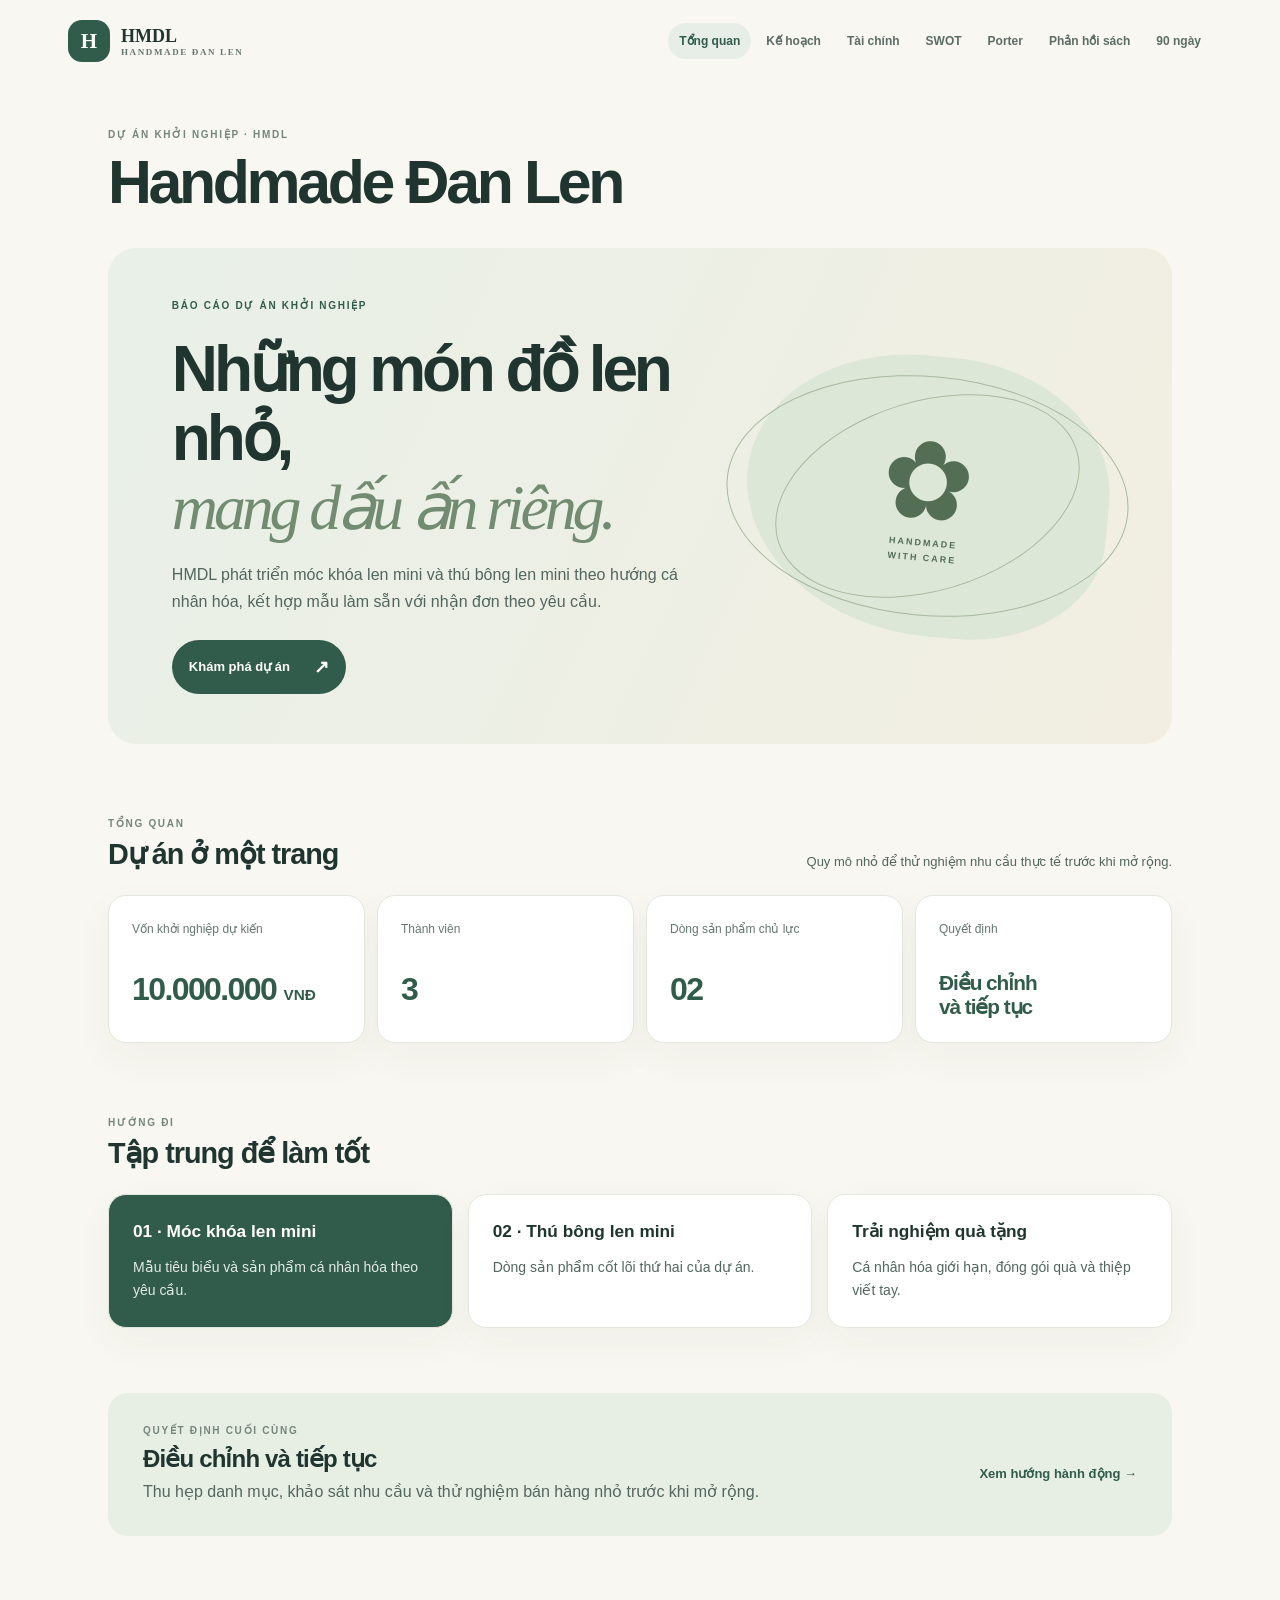
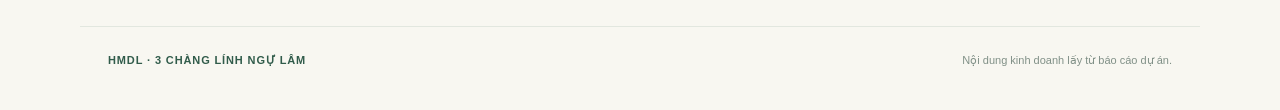
<file: index.html>
<!doctype html><html lang="vi"><head><meta charset="utf-8"><meta name="viewport" content="width=device-width,initial-scale=1"><title>Handmade Đan Len · HMDL</title><link rel="stylesheet" href="style.css"></head><body><header class="top"><a class="brand" href="index.html"><span class="logo">H</span><span>HMDL<small>HANDMADE ĐAN LEN</small></span></a><nav><a class="active" href="index.html">Tổng quan</a><a class="" href="business-plan.html">Kế hoạch</a><a class="" href="financial-analysis.html">Tài chính</a><a class="" href="swot.html">SWOT</a><a class="" href="five-forces.html">Porter</a><a class="" href="reflections.html">Phản hồi sách</a><a class="" href="action-plan.html">90 ngày</a></nav></header><main><div class="eyebrow">DỰ ÁN KHỞI NGHIỆP · HMDL</div><h1>Handmade Đan Len</h1><section class="hero"><div><div class="tag">BÁO CÁO DỰ ÁN KHỞI NGHIỆP</div><h2>Những món đồ len nhỏ,<br><em>mang dấu ấn riêng.</em></h2><p>HMDL phát triển móc khóa len mini và thú bông len mini theo hướng cá nhân hóa, kết hợp mẫu làm sẵn với nhận đơn theo yêu cầu.</p><a class="button" href="business-plan.html">Khám phá dự án <span>↗</span></a></div><div class="hero-art"><div class="yarn">✿</div><span>HANDMADE<br>WITH CARE</span></div></section><section class="section"><div class="section-head"><div><div class="eyebrow">TỔNG QUAN</div><h2>Dự án ở một trang</h2></div><p>Quy mô nhỏ để thử nghiệm nhu cầu thực tế trước khi mở rộng.</p></div><div class="kpis"><div class="kpi"><span>Vốn khởi nghiệp dự kiến</span><strong>10.000.000 <small>VNĐ</small></strong></div><div class="kpi"><span>Thành viên</span><strong>3</strong></div><div class="kpi"><span>Dòng sản phẩm chủ lực</span><strong>02</strong></div><div class="kpi"><span>Quyết định</span><strong class="small-value">Điều chỉnh<br>và tiếp tục</strong></div></div></section><section class="section"><div class="section-head"><div><div class="eyebrow">HƯỚNG ĐI</div><h2>Tập trung để làm tốt</h2></div></div><div class="grid three"><article class="card accent"><h3>01 · Móc khóa len mini</h3><p>Mẫu tiêu biểu và sản phẩm cá nhân hóa theo yêu cầu.</p></article><article class="card "><h3>02 · Thú bông len mini</h3><p>Dòng sản phẩm cốt lõi thứ hai của dự án.</p></article><article class="card "><h3>Trải nghiệm quà tặng</h3><p>Cá nhân hóa giới hạn, đóng gói quà và thiệp viết tay.</p></article></div></section><section class="callout"><div><div class="eyebrow">QUYẾT ĐỊNH CUỐI CÙNG</div><h2>Điều chỉnh và tiếp tục</h2><p>Thu hẹp danh mục, khảo sát nhu cầu và thử nghiệm bán hàng nhỏ trước khi mở rộng.</p></div><a class="text-link" href="action-plan.html">Xem hướng hành động →</a></section></main><footer><b>HMDL · 3 CHÀNG LÍNH NGỰ LÂM</b><span>Nội dung kinh doanh lấy từ báo cáo dự án.</span></footer></body></html>
</file>
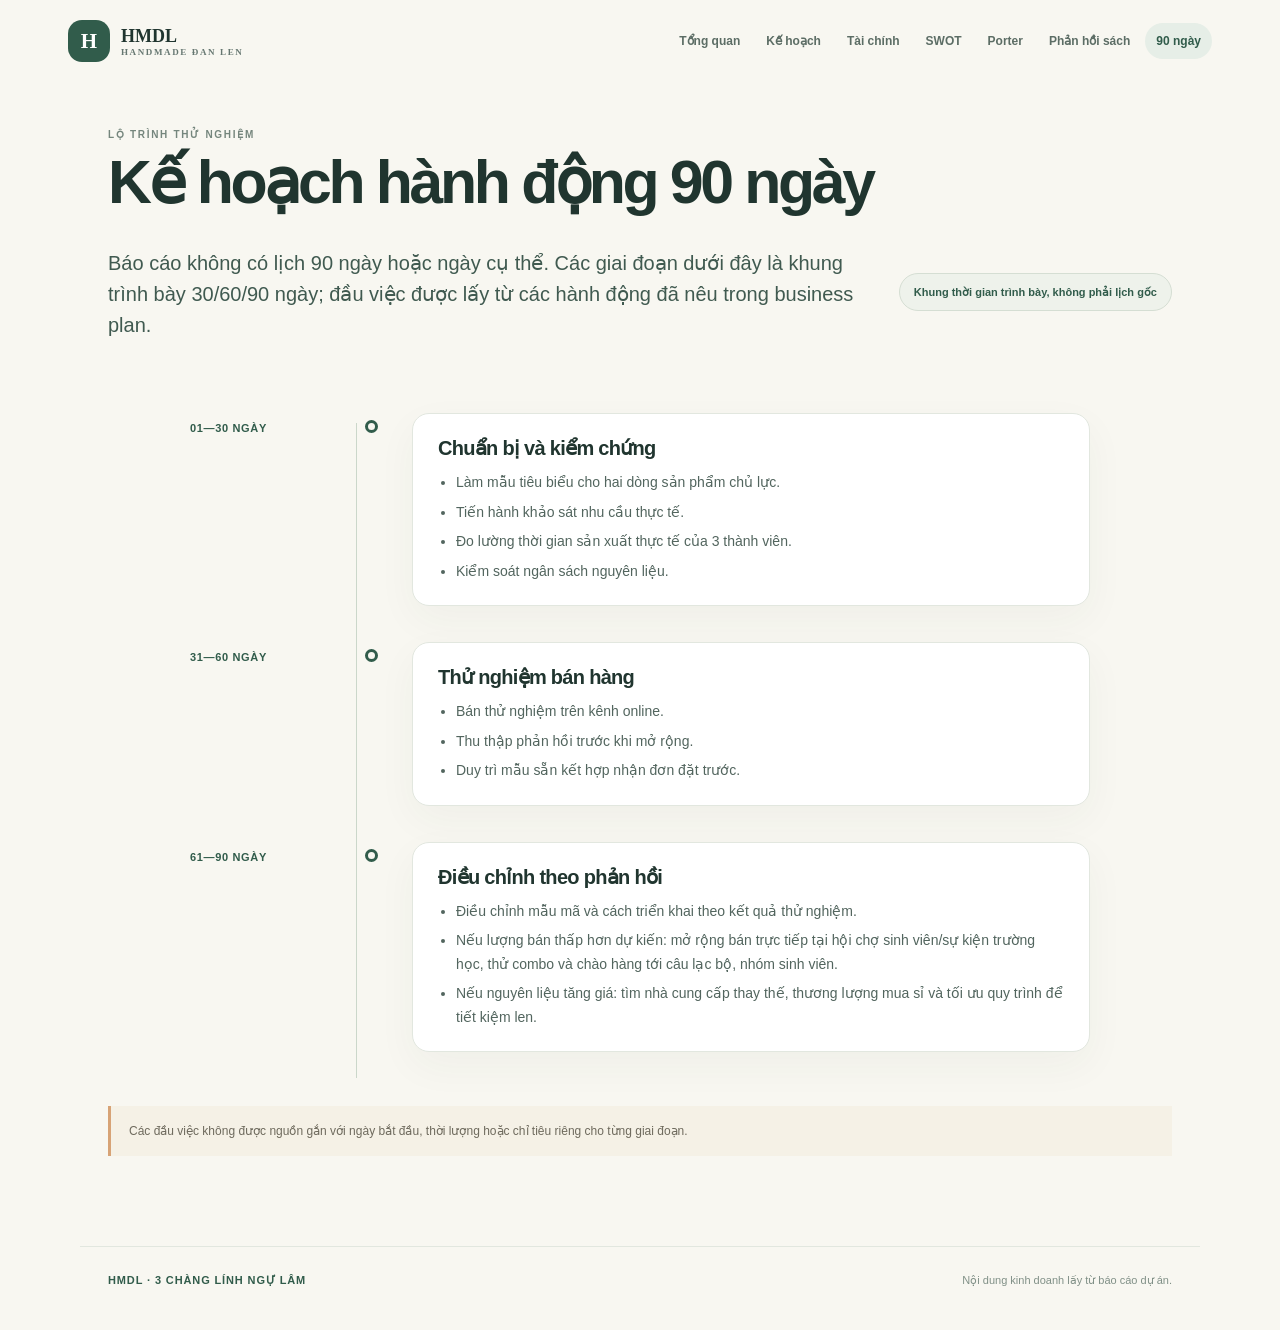
<file: action-plan.html>
<!doctype html><html lang="vi"><head><meta charset="utf-8"><meta name="viewport" content="width=device-width,initial-scale=1"><title>Kế hoạch hành động 90 ngày · HMDL</title><link rel="stylesheet" href="style.css"></head><body><header class="top"><a class="brand" href="index.html"><span class="logo">H</span><span>HMDL<small>HANDMADE ĐAN LEN</small></span></a><nav><a class="" href="index.html">Tổng quan</a><a class="" href="business-plan.html">Kế hoạch</a><a class="" href="financial-analysis.html">Tài chính</a><a class="" href="swot.html">SWOT</a><a class="" href="five-forces.html">Porter</a><a class="" href="reflections.html">Phản hồi sách</a><a class="active" href="action-plan.html">90 ngày</a></nav></header><main><div class="eyebrow">LỘ TRÌNH THỬ NGHIỆM</div><h1>Kế hoạch hành động 90 ngày</h1><section class="intro"><p class="lead">Báo cáo không có lịch 90 ngày hoặc ngày cụ thể. Các giai đoạn dưới đây là khung trình bày 30/60/90 ngày; đầu việc được lấy từ các hành động đã nêu trong business plan.</p><div class="pill">Khung thời gian trình bày, không phải lịch gốc</div></section><section class="section"><div class="timeline"><article><div class="time">01—30 NGÀY</div><div class="time-dot"></div><div class="time-content"><h2>Chuẩn bị và kiểm chứng</h2><ul><li>Làm mẫu tiêu biểu cho hai dòng sản phẩm chủ lực.</li><li>Tiến hành khảo sát nhu cầu thực tế.</li><li>Đo lường thời gian sản xuất thực tế của 3 thành viên.</li><li>Kiểm soát ngân sách nguyên liệu.</li></ul></div></article><article><div class="time">31—60 NGÀY</div><div class="time-dot"></div><div class="time-content"><h2>Thử nghiệm bán hàng</h2><ul><li>Bán thử nghiệm trên kênh online.</li><li>Thu thập phản hồi trước khi mở rộng.</li><li>Duy trì mẫu sẵn kết hợp nhận đơn đặt trước.</li></ul></div></article><article><div class="time">61—90 NGÀY</div><div class="time-dot"></div><div class="time-content"><h2>Điều chỉnh theo phản hồi</h2><ul><li>Điều chỉnh mẫu mã và cách triển khai theo kết quả thử nghiệm.</li><li>Nếu lượng bán thấp hơn dự kiến: mở rộng bán trực tiếp tại hội chợ sinh viên/sự kiện trường học, thử combo và chào hàng tới câu lạc bộ, nhóm sinh viên.</li><li>Nếu nguyên liệu tăng giá: tìm nhà cung cấp thay thế, thương lượng mua sỉ và tối ưu quy trình để tiết kiệm len.</li></ul></div></article></div></section><p class="note">Các đầu việc không được nguồn gắn với ngày bắt đầu, thời lượng hoặc chỉ tiêu riêng cho từng giai đoạn.</p></main><footer><b>HMDL · 3 CHÀNG LÍNH NGỰ LÂM</b><span>Nội dung kinh doanh lấy từ báo cáo dự án.</span></footer></body></html>
</file>
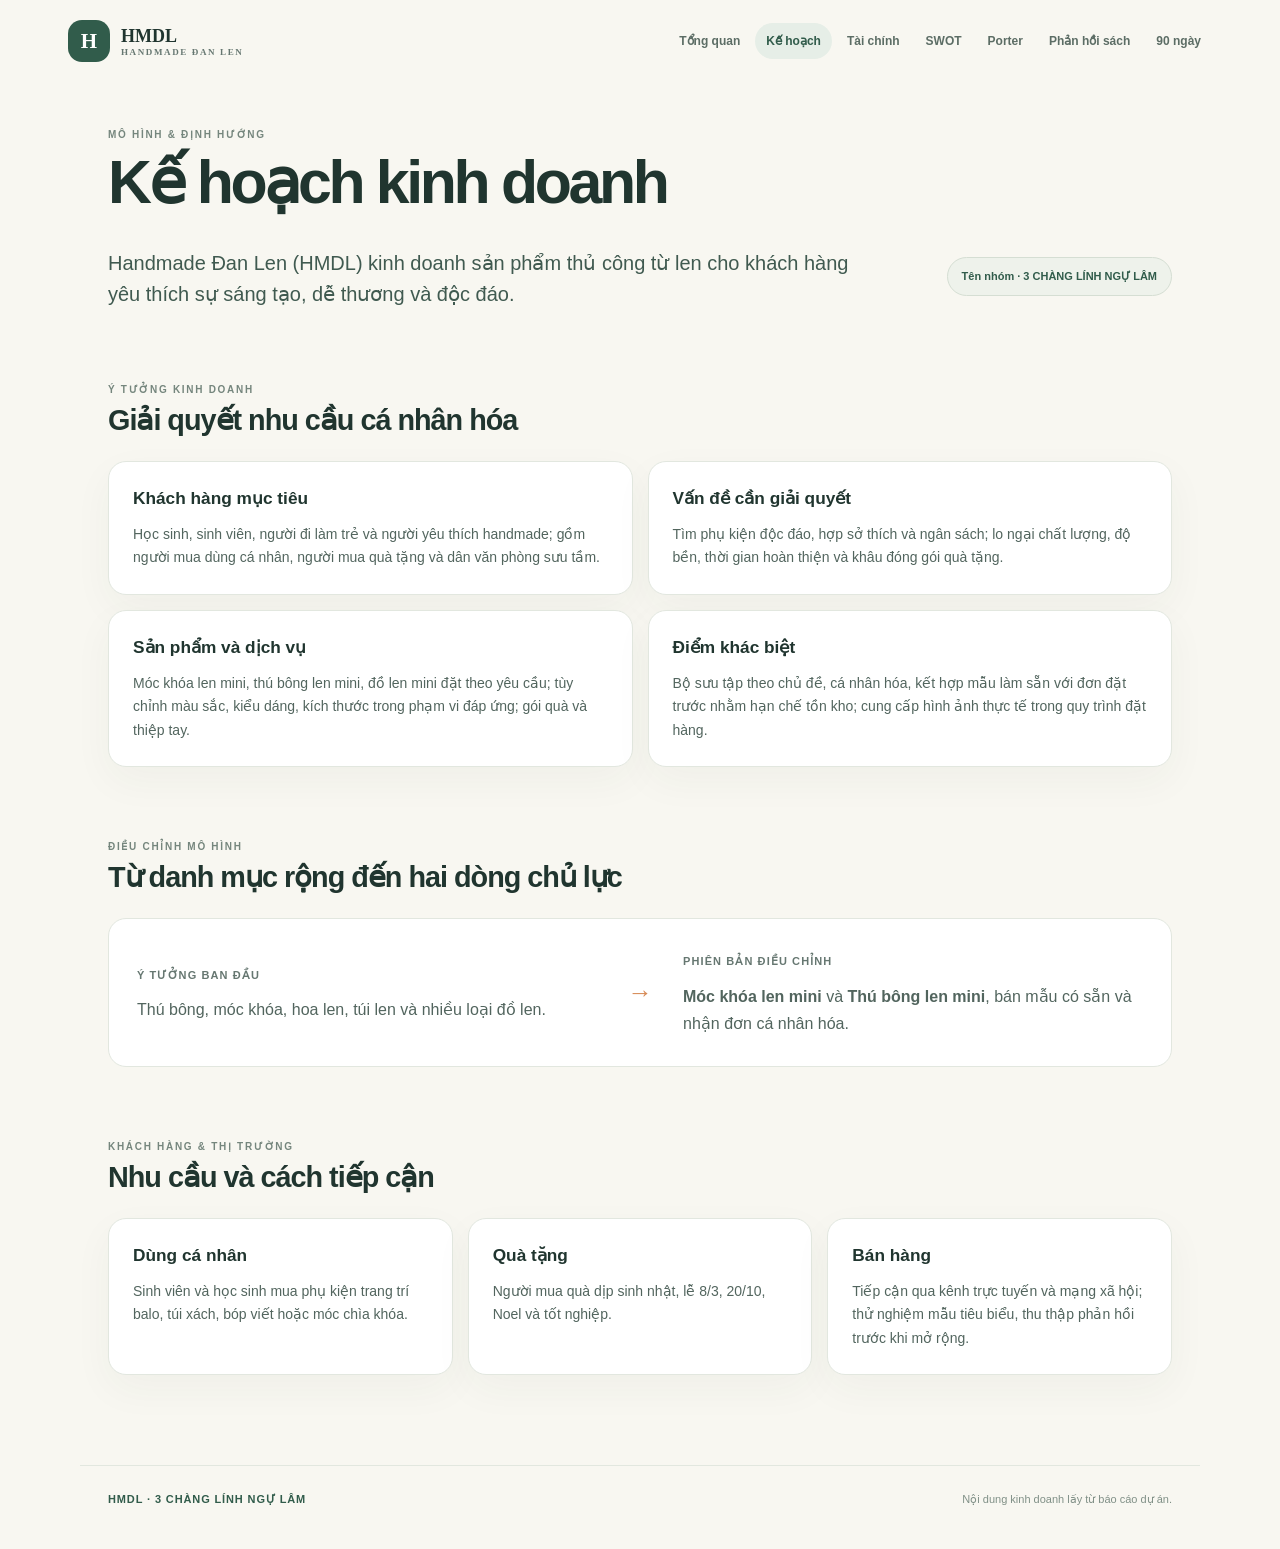
<file: business-plan.html>
<!doctype html><html lang="vi"><head><meta charset="utf-8"><meta name="viewport" content="width=device-width,initial-scale=1"><title>Kế hoạch kinh doanh · HMDL</title><link rel="stylesheet" href="style.css"></head><body><header class="top"><a class="brand" href="index.html"><span class="logo">H</span><span>HMDL<small>HANDMADE ĐAN LEN</small></span></a><nav><a class="" href="index.html">Tổng quan</a><a class="active" href="business-plan.html">Kế hoạch</a><a class="" href="financial-analysis.html">Tài chính</a><a class="" href="swot.html">SWOT</a><a class="" href="five-forces.html">Porter</a><a class="" href="reflections.html">Phản hồi sách</a><a class="" href="action-plan.html">90 ngày</a></nav></header><main><div class="eyebrow">MÔ HÌNH & ĐỊNH HƯỚNG</div><h1>Kế hoạch kinh doanh</h1><section class="intro"><p class="lead">Handmade Đan Len (HMDL) kinh doanh sản phẩm thủ công từ len cho khách hàng yêu thích sự sáng tạo, dễ thương và độc đáo.</p><div class="pill">Tên nhóm · 3 CHÀNG LÍNH NGỰ LÂM</div></section><section class="section"><div class="section-head"><div><div class="eyebrow">Ý TƯỞNG KINH DOANH</div><h2>Giải quyết nhu cầu cá nhân hóa</h2></div></div><div class="grid two"><article class="card "><h3>Khách hàng mục tiêu</h3><p>Học sinh, sinh viên, người đi làm trẻ và người yêu thích handmade; gồm người mua dùng cá nhân, người mua quà tặng và dân văn phòng sưu tầm.</p></article><article class="card "><h3>Vấn đề cần giải quyết</h3><p>Tìm phụ kiện độc đáo, hợp sở thích và ngân sách; lo ngại chất lượng, độ bền, thời gian hoàn thiện và khâu đóng gói quà tặng.</p></article><article class="card "><h3>Sản phẩm và dịch vụ</h3><p>Móc khóa len mini, thú bông len mini, đồ len mini đặt theo yêu cầu; tùy chỉnh màu sắc, kiểu dáng, kích thước trong phạm vi đáp ứng; gói quà và thiệp tay.</p></article><article class="card "><h3>Điểm khác biệt</h3><p>Bộ sưu tập theo chủ đề, cá nhân hóa, kết hợp mẫu làm sẵn với đơn đặt trước nhằm hạn chế tồn kho; cung cấp hình ảnh thực tế trong quy trình đặt hàng.</p></article></div></section><section class="section"><div class="section-head"><div><div class="eyebrow">ĐIỀU CHỈNH MÔ HÌNH</div><h2>Từ danh mục rộng đến hai dòng chủ lực</h2></div></div><div class="comparison"><div><span>Ý tưởng ban đầu</span><p>Thú bông, móc khóa, hoa len, túi len và nhiều loại đồ len.</p></div><div class="arrow">→</div><div><span>Phiên bản điều chỉnh</span><p><b>Móc khóa len mini</b> và <b>Thú bông len mini</b>, bán mẫu có sẵn và nhận đơn cá nhân hóa.</p></div></div></section><section class="section"><div class="section-head"><div><div class="eyebrow">KHÁCH HÀNG & THỊ TRƯỜNG</div><h2>Nhu cầu và cách tiếp cận</h2></div></div><div class="grid three"><article class="card "><h3>Dùng cá nhân</h3><p>Sinh viên và học sinh mua phụ kiện trang trí balo, túi xách, bóp viết hoặc móc chìa khóa.</p></article><article class="card "><h3>Quà tặng</h3><p>Người mua quà dịp sinh nhật, lễ 8/3, 20/10, Noel và tốt nghiệp.</p></article><article class="card "><h3>Bán hàng</h3><p>Tiếp cận qua kênh trực tuyến và mạng xã hội; thử nghiệm mẫu tiêu biểu, thu thập phản hồi trước khi mở rộng.</p></article></div></section></main><footer><b>HMDL · 3 CHÀNG LÍNH NGỰ LÂM</b><span>Nội dung kinh doanh lấy từ báo cáo dự án.</span></footer></body></html>
</file>
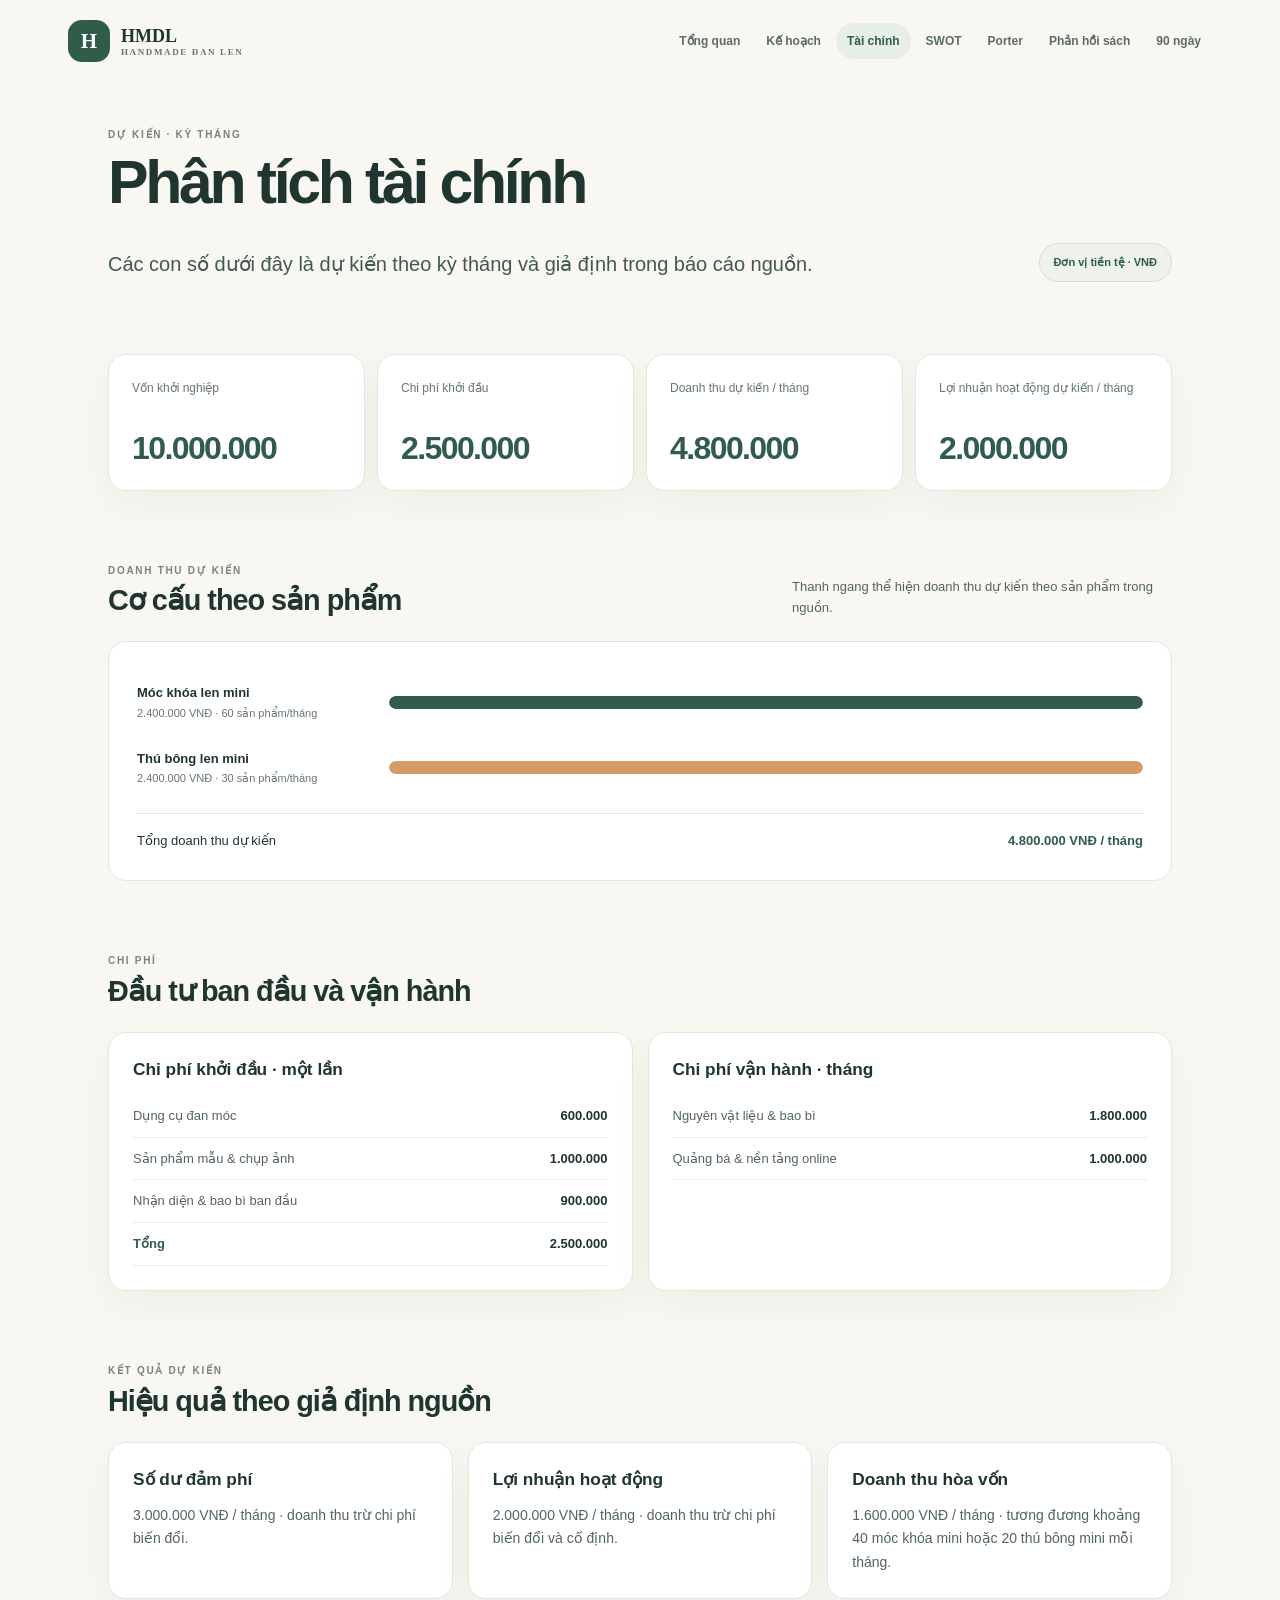
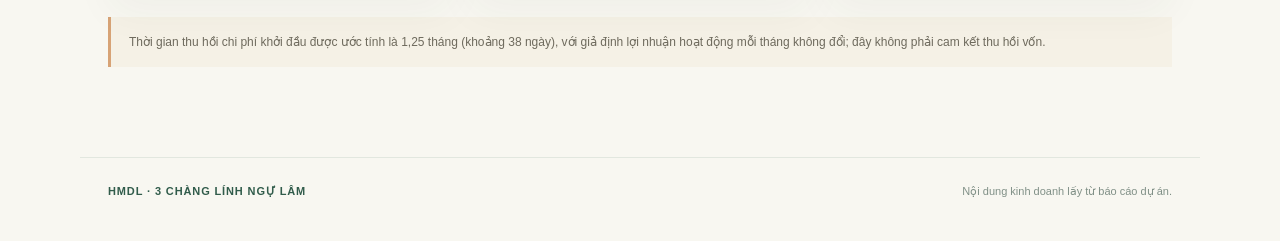
<file: financial-analysis.html>
<!doctype html><html lang="vi"><head><meta charset="utf-8"><meta name="viewport" content="width=device-width,initial-scale=1"><title>Phân tích tài chính · HMDL</title><link rel="stylesheet" href="style.css"></head><body><header class="top"><a class="brand" href="index.html"><span class="logo">H</span><span>HMDL<small>HANDMADE ĐAN LEN</small></span></a><nav><a class="" href="index.html">Tổng quan</a><a class="" href="business-plan.html">Kế hoạch</a><a class="active" href="financial-analysis.html">Tài chính</a><a class="" href="swot.html">SWOT</a><a class="" href="five-forces.html">Porter</a><a class="" href="reflections.html">Phản hồi sách</a><a class="" href="action-plan.html">90 ngày</a></nav></header><main><div class="eyebrow">DỰ KIẾN · KỲ THÁNG</div><h1>Phân tích tài chính</h1><section class="intro"><p class="lead">Các con số dưới đây là dự kiến theo kỳ tháng và giả định trong báo cáo nguồn.</p><div class="pill">Đơn vị tiền tệ · VNĐ</div></section><section class="section"><div class="kpis"><div class="kpi"><span>Vốn khởi nghiệp</span><strong>10.000.000</strong></div><div class="kpi"><span>Chi phí khởi đầu</span><strong>2.500.000</strong></div><div class="kpi"><span>Doanh thu dự kiến / tháng</span><strong>4.800.000</strong></div><div class="kpi"><span>Lợi nhuận hoạt động dự kiến / tháng</span><strong>2.000.000</strong></div></div></section><section class="section"><div class="section-head"><div><div class="eyebrow">DOANH THU DỰ KIẾN</div><h2>Cơ cấu theo sản phẩm</h2></div><p>Thanh ngang thể hiện doanh thu dự kiến theo sản phẩm trong nguồn.</p></div><div class="chart"><div class="bar-row"><div><b>Móc khóa len mini</b><span>2.400.000 VNĐ · 60 sản phẩm/tháng</span></div><div class="track"><i></i></div></div><div class="bar-row"><div><b>Thú bông len mini</b><span>2.400.000 VNĐ · 30 sản phẩm/tháng</span></div><div class="track"><i></i></div></div><div class="chart-total">Tổng doanh thu dự kiến <b>4.800.000 VNĐ / tháng</b></div></div></section><section class="section"><div class="section-head"><div><div class="eyebrow">CHI PHÍ</div><h2>Đầu tư ban đầu và vận hành</h2></div></div><div class="grid two"><article class="card"><h3>Chi phí khởi đầu · một lần</h3><ul class="clean"><li>Dụng cụ đan móc <b>600.000</b></li><li>Sản phẩm mẫu & chụp ảnh <b>1.000.000</b></li><li>Nhận diện & bao bì ban đầu <b>900.000</b></li><li class="total">Tổng <b>2.500.000</b></li></ul></article><article class="card"><h3>Chi phí vận hành · tháng</h3><ul class="clean"><li>Nguyên vật liệu & bao bì <b>1.800.000</b></li><li>Quảng bá & nền tảng online <b>1.000.000</b></li></ul></article></div></section><section class="section"><div class="section-head"><div><div class="eyebrow">KẾT QUẢ DỰ KIẾN</div><h2>Hiệu quả theo giả định nguồn</h2></div></div><div class="grid three"><article class="card "><h3>Số dư đảm phí</h3><p>3.000.000 VNĐ / tháng · doanh thu trừ chi phí biến đổi.</p></article><article class="card "><h3>Lợi nhuận hoạt động</h3><p>2.000.000 VNĐ / tháng · doanh thu trừ chi phí biến đổi và cố định.</p></article><article class="card "><h3>Doanh thu hòa vốn</h3><p>1.600.000 VNĐ / tháng · tương đương khoảng 40 móc khóa mini hoặc 20 thú bông mini mỗi tháng.</p></article></div><p class="note">Thời gian thu hồi chi phí khởi đầu được ước tính là 1,25 tháng (khoảng 38 ngày), với giả định lợi nhuận hoạt động mỗi tháng không đổi; đây không phải cam kết thu hồi vốn.</p></section></main><footer><b>HMDL · 3 CHÀNG LÍNH NGỰ LÂM</b><span>Nội dung kinh doanh lấy từ báo cáo dự án.</span></footer></body></html>
</file>
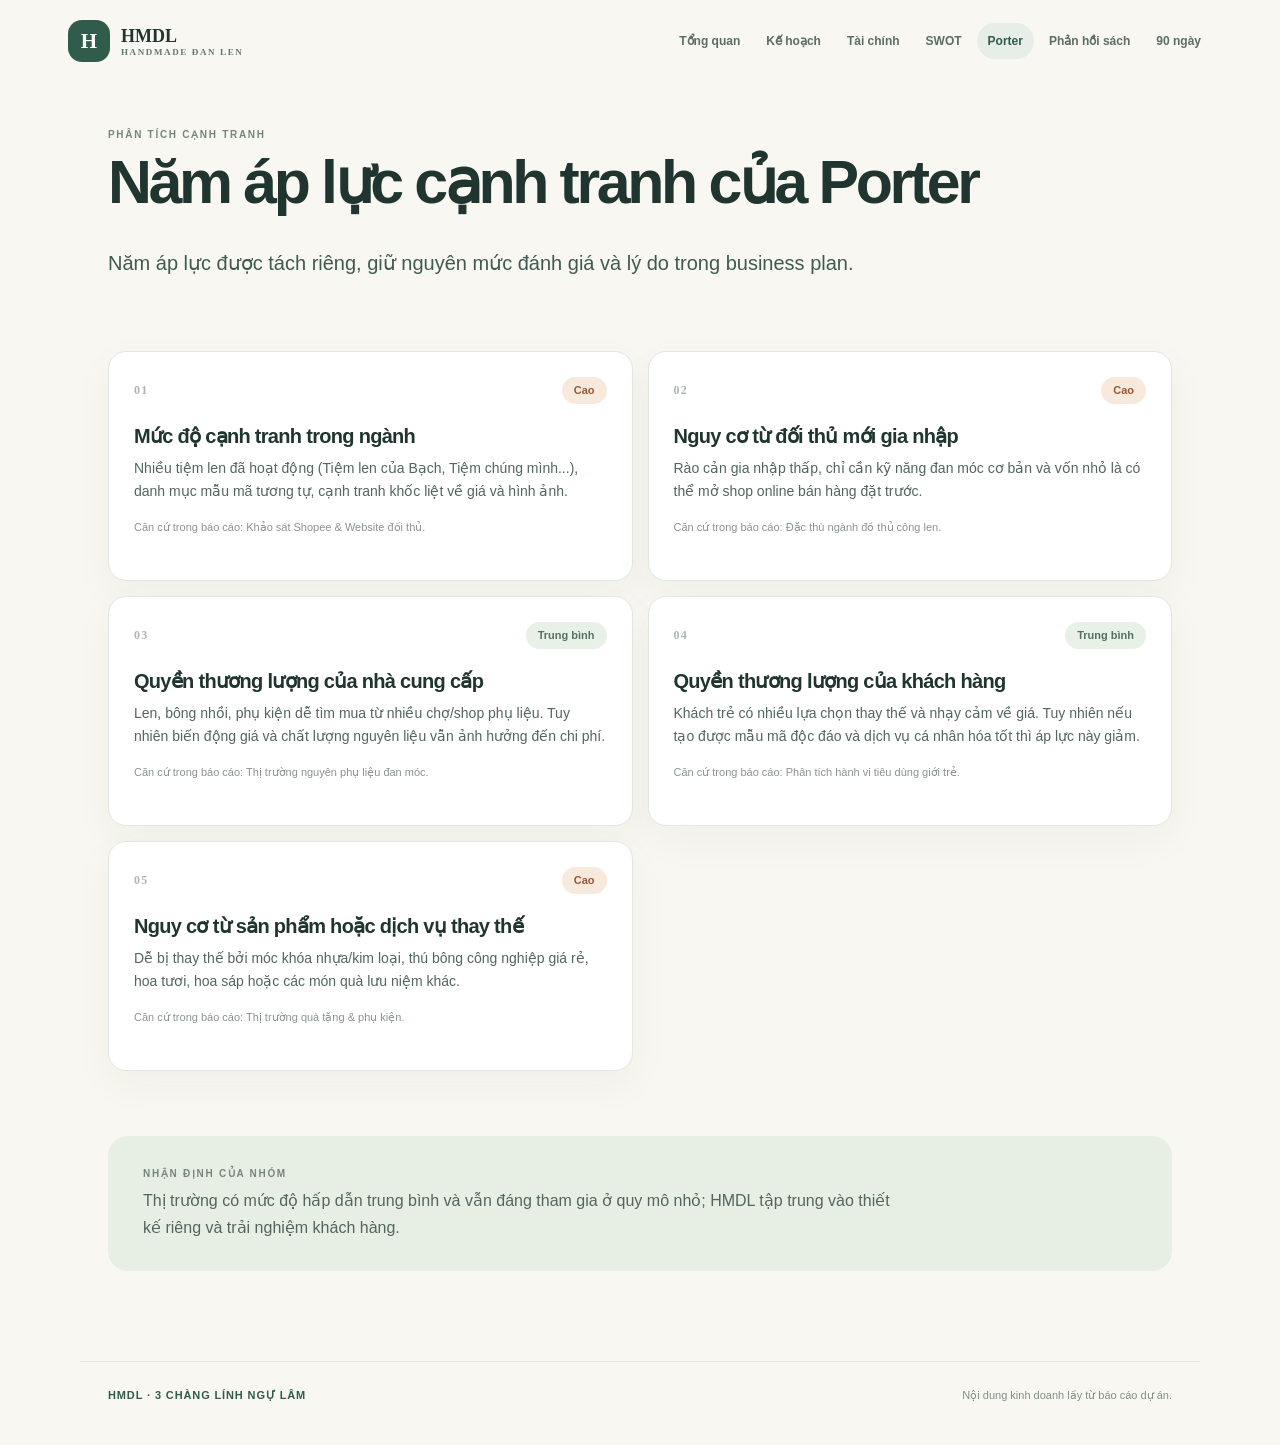
<file: five-forces.html>
<!doctype html><html lang="vi"><head><meta charset="utf-8"><meta name="viewport" content="width=device-width,initial-scale=1"><title>Năm áp lực cạnh tranh của Porter · HMDL</title><link rel="stylesheet" href="style.css"></head><body><header class="top"><a class="brand" href="index.html"><span class="logo">H</span><span>HMDL<small>HANDMADE ĐAN LEN</small></span></a><nav><a class="" href="index.html">Tổng quan</a><a class="" href="business-plan.html">Kế hoạch</a><a class="" href="financial-analysis.html">Tài chính</a><a class="" href="swot.html">SWOT</a><a class="active" href="five-forces.html">Porter</a><a class="" href="reflections.html">Phản hồi sách</a><a class="" href="action-plan.html">90 ngày</a></nav></header><main><div class="eyebrow">PHÂN TÍCH CẠNH TRANH</div><h1>Năm áp lực cạnh tranh của Porter</h1><section class="intro"><p class="lead">Năm áp lực được tách riêng, giữ nguyên mức đánh giá và lý do trong business plan.</p></section><section class="section"><div class="grid two forces"><article class="force"><div class="force-top"><span class="force-num">01</span><span class="level high">Cao</span></div><h2>Mức độ cạnh tranh trong ngành</h2><p>Nhiều tiệm len đã hoạt động (Tiệm len của Bạch, Tiệm chúng mình...), danh mục mẫu mã tương tự, cạnh tranh khốc liệt về giá và hình ảnh.</p><small>Căn cứ trong báo cáo: Khảo sát Shopee & Website đối thủ.</small></article><article class="force"><div class="force-top"><span class="force-num">02</span><span class="level high">Cao</span></div><h2>Nguy cơ từ đối thủ mới gia nhập</h2><p>Rào cản gia nhập thấp, chỉ cần kỹ năng đan móc cơ bản và vốn nhỏ là có thể mở shop online bán hàng đặt trước.</p><small>Căn cứ trong báo cáo: Đặc thù ngành đồ thủ công len.</small></article><article class="force"><div class="force-top"><span class="force-num">03</span><span class="level medium">Trung bình</span></div><h2>Quyền thương lượng của nhà cung cấp</h2><p>Len, bông nhồi, phụ kiện dễ tìm mua từ nhiều chợ/shop phụ liệu. Tuy nhiên biến động giá và chất lượng nguyên liệu vẫn ảnh hưởng đến chi phí.</p><small>Căn cứ trong báo cáo: Thị trường nguyên phụ liệu đan móc.</small></article><article class="force"><div class="force-top"><span class="force-num">04</span><span class="level medium">Trung bình</span></div><h2>Quyền thương lượng của khách hàng</h2><p>Khách trẻ có nhiều lựa chọn thay thế và nhạy cảm về giá. Tuy nhiên nếu tạo được mẫu mã độc đáo và dịch vụ cá nhân hóa tốt thì áp lực này giảm.</p><small>Căn cứ trong báo cáo: Phân tích hành vi tiêu dùng giới trẻ.</small></article><article class="force"><div class="force-top"><span class="force-num">05</span><span class="level high">Cao</span></div><h2>Nguy cơ từ sản phẩm hoặc dịch vụ thay thế</h2><p>Dễ bị thay thế bởi móc khóa nhựa/kim loại, thú bông công nghiệp giá rẻ, hoa tươi, hoa sáp hoặc các món quà lưu niệm khác.</p><small>Căn cứ trong báo cáo: Thị trường quà tặng & phụ kiện.</small></article></div></section><section class="callout"><div><div class="eyebrow">NHẬN ĐỊNH CỦA NHÓM</div><p>Thị trường có mức độ hấp dẫn trung bình và vẫn đáng tham gia ở quy mô nhỏ; HMDL tập trung vào thiết kế riêng và trải nghiệm khách hàng.</p></div></section></main><footer><b>HMDL · 3 CHÀNG LÍNH NGỰ LÂM</b><span>Nội dung kinh doanh lấy từ báo cáo dự án.</span></footer></body></html>
</file>
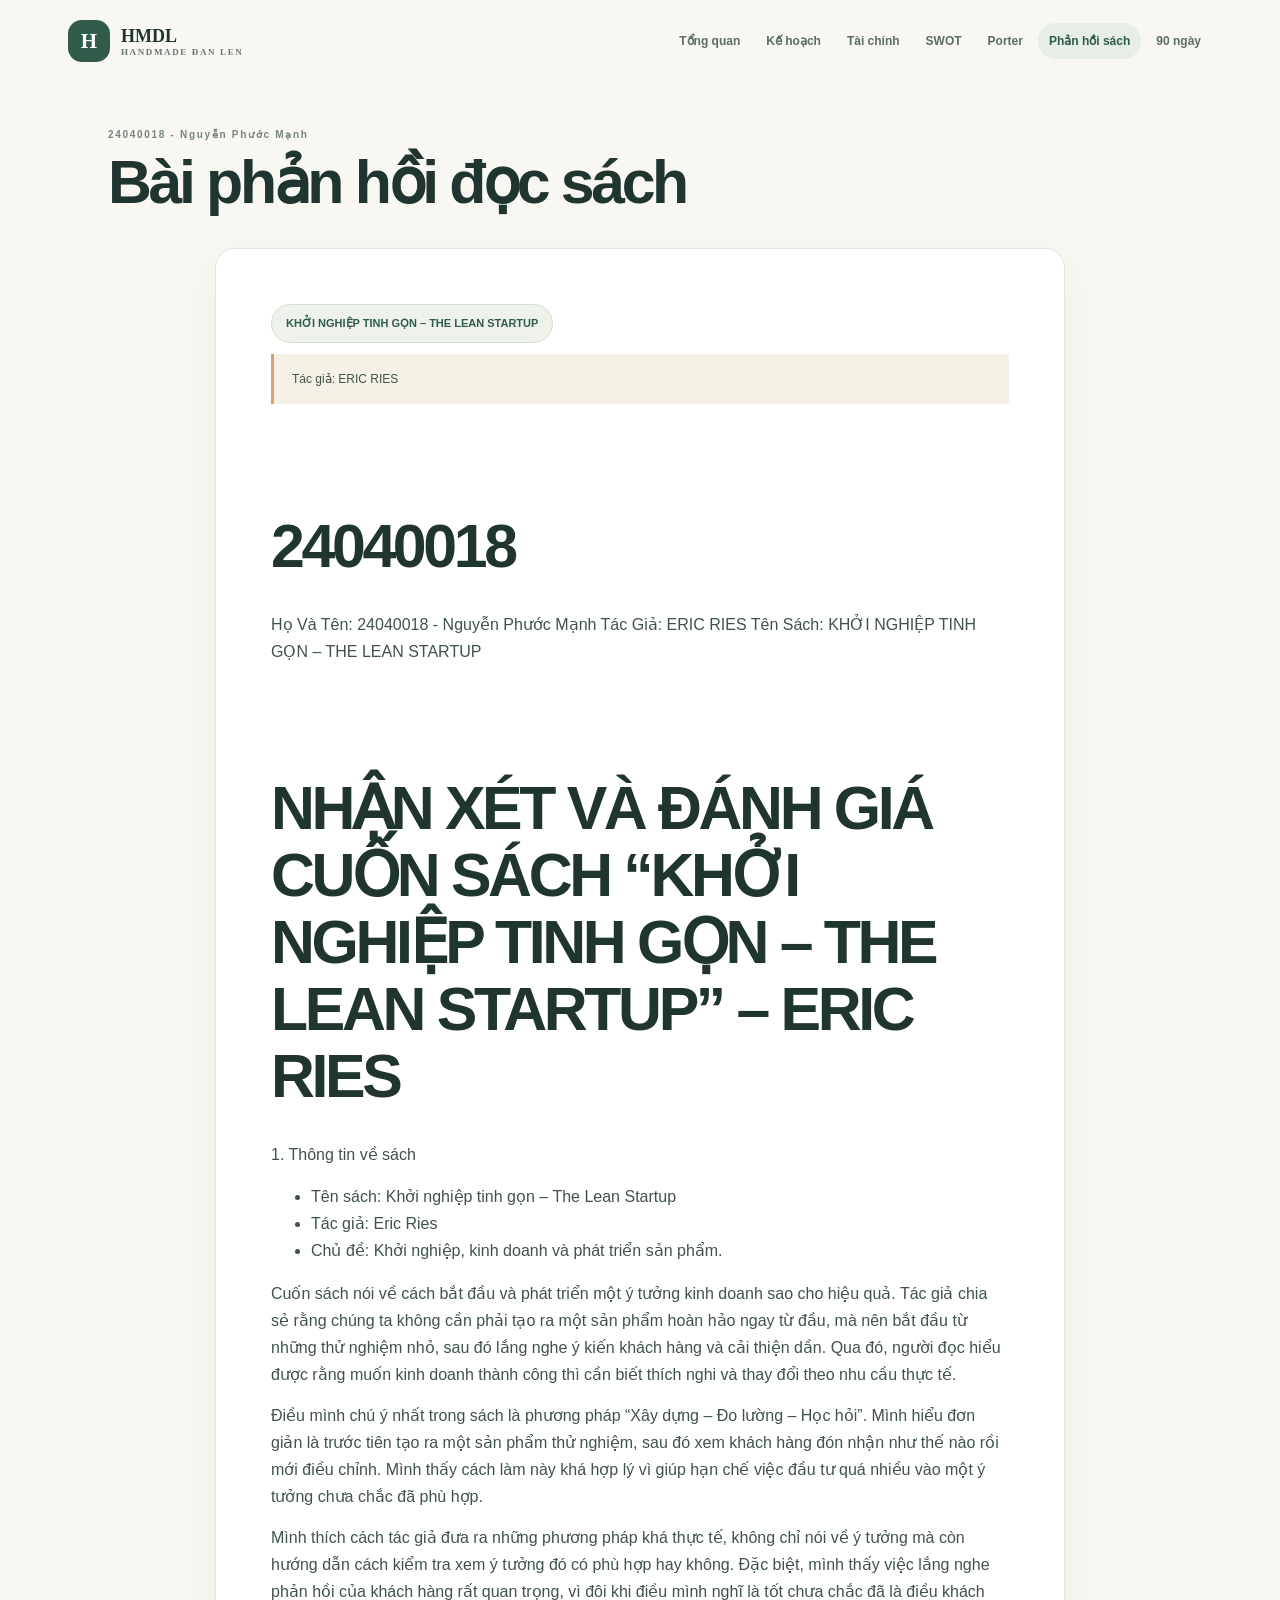
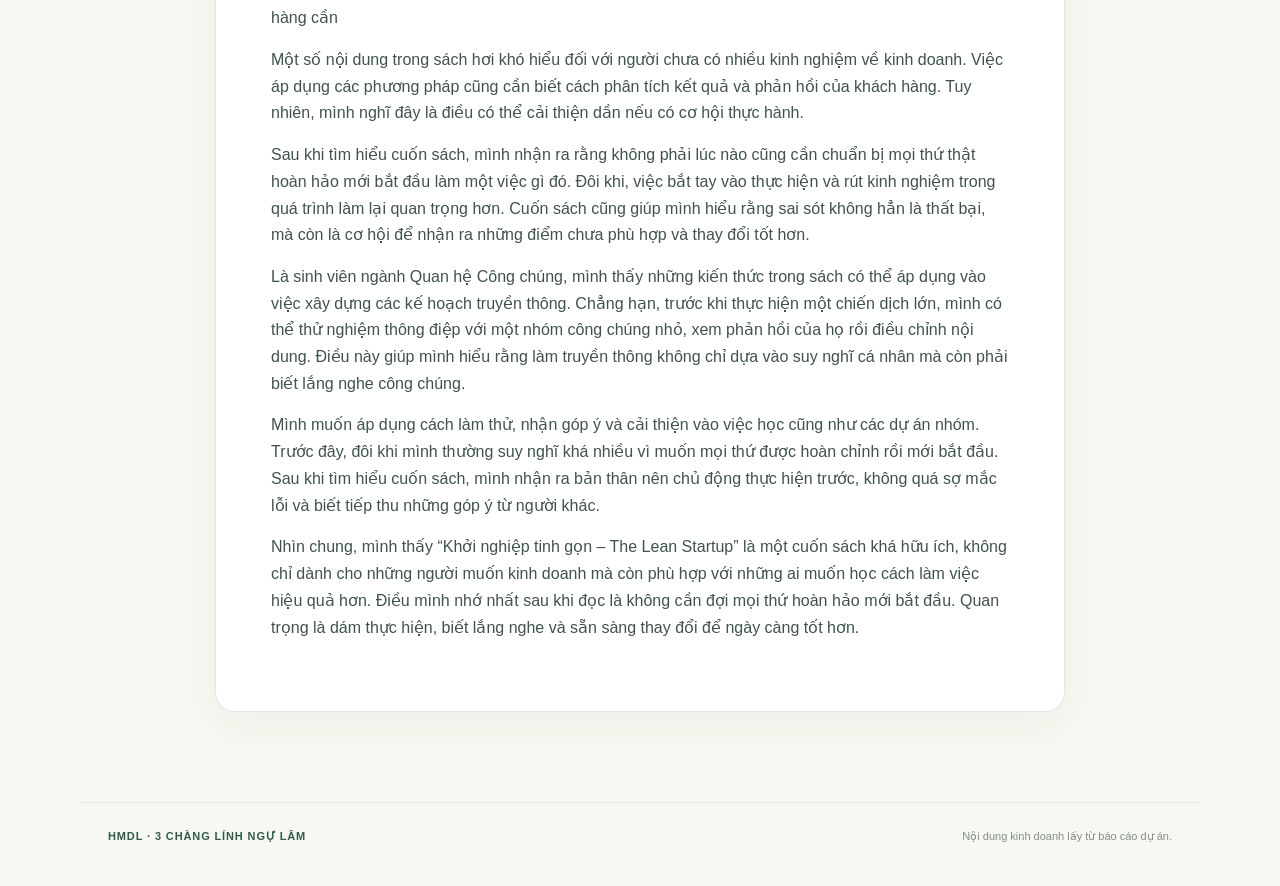
<file: reflection-24040018.html>
<!doctype html><html lang="vi"><head><meta charset="utf-8"><meta name="viewport" content="width=device-width,initial-scale=1"><title>Bài phản hồi đọc sách · HMDL</title><link rel="stylesheet" href="style.css"></head><body><header class="top"><a class="brand" href="index.html"><span class="logo">H</span><span>HMDL<small>HANDMADE ĐAN LEN</small></span></a><nav><a class="" href="index.html">Tổng quan</a><a class="" href="business-plan.html">Kế hoạch</a><a class="" href="financial-analysis.html">Tài chính</a><a class="" href="swot.html">SWOT</a><a class="" href="five-forces.html">Porter</a><a class="active" href="reflections.html">Phản hồi sách</a><a class="" href="action-plan.html">90 ngày</a></nav></header><main><div class="eyebrow">24040018 - Nguyễn Phước Mạnh</div><h1>Bài phản hồi đọc sách</h1><section class="reflection-detail"><div class="pill">KHỞI NGHIỆP TINH GỌN – THE LEAN STARTUP</div><p class="note">Tác giả: ERIC RIES</p><h1>24040018</h1><p>Họ Và Tên:  24040018 - Nguyễn Phước Mạnh Tác Giả: ERIC RIES Tên Sách: KHỞI NGHIỆP TINH GỌN – THE LEAN STARTUP</p><h1>NHẬN XÉT VÀ ĐÁNH GIÁ CUỐN SÁCH “KHỞI NGHIỆP TINH GỌN – THE LEAN STARTUP” – ERIC RIES</h1><p>1. Thông tin về sách</p><ul><li>Tên sách: Khởi nghiệp tinh gọn – The Lean Startup</li><li>Tác giả: Eric Ries</li><li>Chủ đề: Khởi nghiệp, kinh doanh và phát triển sản phẩm.</li></ul><p>Cuốn sách nói về cách bắt đầu và phát triển một ý tưởng kinh doanh sao cho hiệu quả. Tác giả chia sẻ rằng chúng ta không cần phải tạo ra một sản phẩm hoàn hảo ngay từ đầu, mà nên bắt đầu từ những thử nghiệm nhỏ, sau đó lắng nghe ý kiến khách hàng và cải thiện dần. Qua đó, người đọc hiểu được rằng muốn kinh doanh thành công thì cần biết thích nghi và thay đổi theo nhu cầu thực tế.</p><p>Điều mình chú ý nhất trong sách là phương pháp “Xây dựng – Đo lường – Học hỏi”. Mình hiểu đơn giản là trước tiên tạo ra một sản phẩm thử nghiệm, sau đó xem khách hàng đón nhận như thế nào rồi mới điều chỉnh. Mình thấy cách làm này khá hợp lý vì giúp hạn chế việc đầu tư quá nhiều vào một ý tưởng chưa chắc đã phù hợp.</p><p>Mình thích cách tác giả đưa ra những phương pháp khá thực tế, không chỉ nói về ý tưởng mà còn hướng dẫn cách kiểm tra xem ý tưởng đó có phù hợp hay không. Đặc biệt, mình thấy việc lắng nghe phản hồi của khách hàng rất quan trọng, vì đôi khi điều mình nghĩ là tốt chưa chắc đã là điều khách hàng cần</p><p>Một số nội dung trong sách hơi khó hiểu đối với người chưa có nhiều kinh nghiệm về kinh doanh. Việc áp dụng các phương pháp cũng cần biết cách phân tích kết quả và phản hồi của khách hàng. Tuy nhiên, mình nghĩ đây là điều có thể cải thiện dần nếu có cơ hội thực hành.</p><p>Sau khi tìm hiểu cuốn sách, mình nhận ra rằng không phải lúc nào cũng cần chuẩn bị mọi thứ thật hoàn hảo mới bắt đầu làm một việc gì đó. Đôi khi, việc bắt tay vào thực hiện và rút kinh nghiệm trong quá trình làm lại quan trọng hơn. Cuốn sách cũng giúp mình hiểu rằng sai sót không hẳn là thất bại, mà còn là cơ hội để nhận ra những điểm chưa phù hợp và thay đổi tốt hơn.</p><p>Là sinh viên ngành Quan hệ Công chúng, mình thấy những kiến thức trong sách có thể áp dụng vào việc xây dựng các kế hoạch truyền thông. Chẳng hạn, trước khi thực hiện một chiến dịch lớn, mình có thể thử nghiệm thông điệp với một nhóm công chúng nhỏ, xem phản hồi của họ rồi điều chỉnh nội dung. Điều này giúp mình hiểu rằng làm truyền thông không chỉ dựa vào suy nghĩ cá nhân mà còn phải biết lắng nghe công chúng.</p><p>Mình muốn áp dụng cách làm thử, nhận góp ý và cải thiện vào việc học cũng như các dự án nhóm. Trước đây, đôi khi mình thường suy nghĩ khá nhiều vì muốn mọi thứ được hoàn chỉnh rồi mới bắt đầu. Sau khi tìm hiểu cuốn sách, mình nhận ra bản thân nên chủ động thực hiện trước, không quá sợ mắc lỗi và biết tiếp thu những góp ý từ người khác.</p><p>Nhìn chung, mình thấy “Khởi nghiệp tinh gọn – The Lean Startup” là một cuốn sách khá hữu ích, không chỉ dành cho những người muốn kinh doanh mà còn phù hợp với những ai muốn học cách làm việc hiệu quả hơn. Điều mình nhớ nhất sau khi đọc là không cần đợi mọi thứ hoàn hảo mới bắt đầu. Quan trọng là dám thực hiện, biết lắng nghe và sẵn sàng thay đổi để ngày càng tốt hơn.</p></section></main><footer><b>HMDL · 3 CHÀNG LÍNH NGỰ LÂM</b><span>Nội dung kinh doanh lấy từ báo cáo dự án.</span></footer></body></html>
</file>
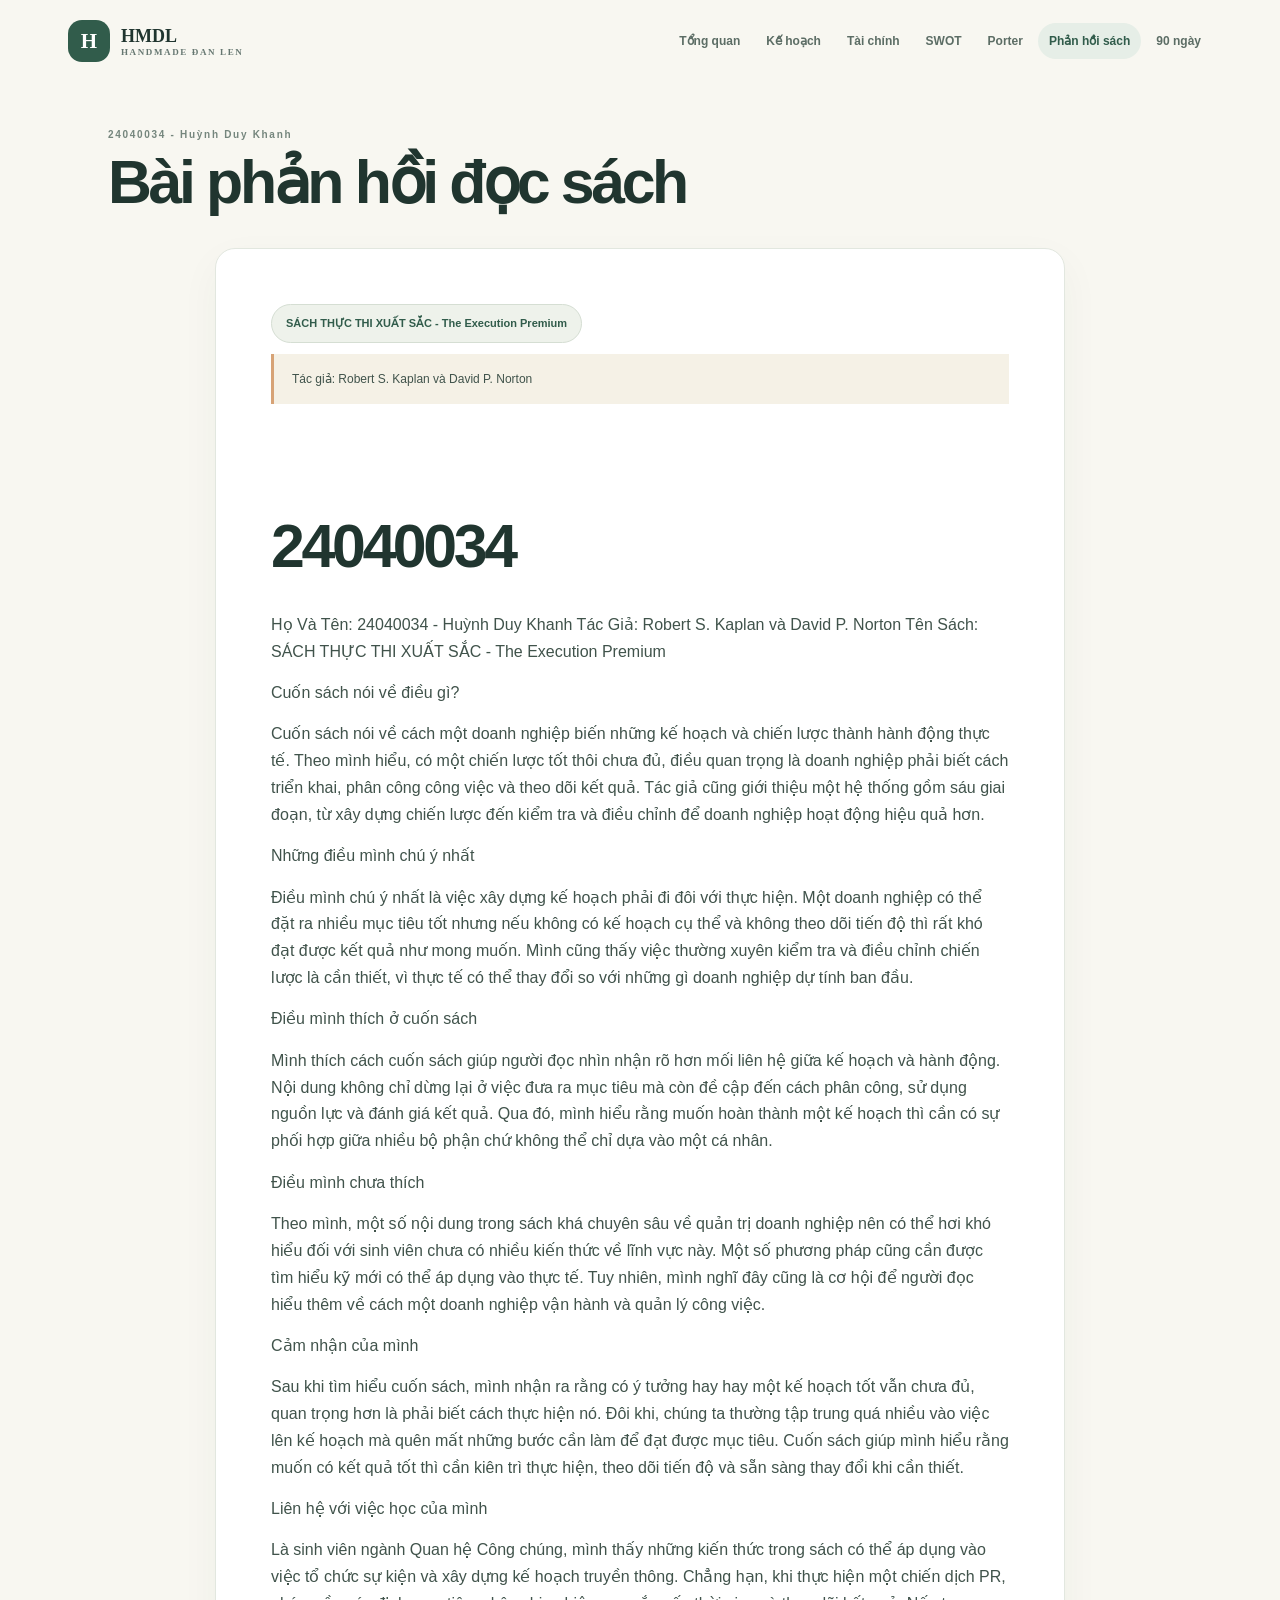
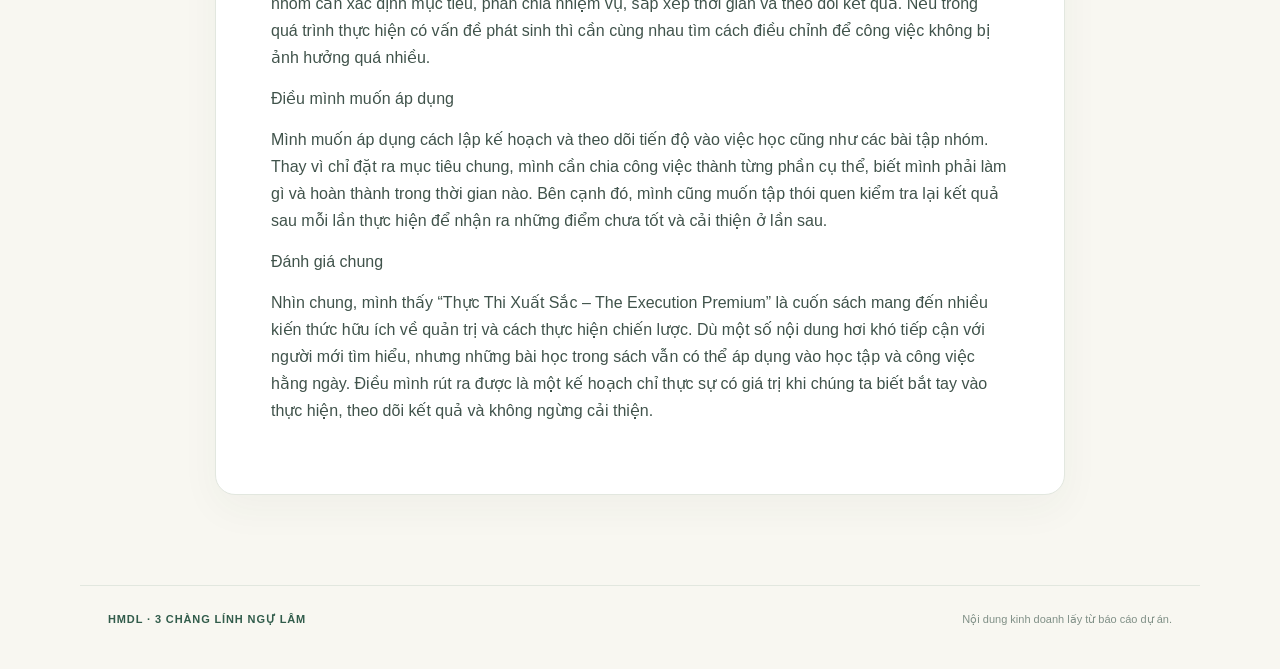
<file: reflection-24040034.html>
<!doctype html><html lang="vi"><head><meta charset="utf-8"><meta name="viewport" content="width=device-width,initial-scale=1"><title>Bài phản hồi đọc sách · HMDL</title><link rel="stylesheet" href="style.css"></head><body><header class="top"><a class="brand" href="index.html"><span class="logo">H</span><span>HMDL<small>HANDMADE ĐAN LEN</small></span></a><nav><a class="" href="index.html">Tổng quan</a><a class="" href="business-plan.html">Kế hoạch</a><a class="" href="financial-analysis.html">Tài chính</a><a class="" href="swot.html">SWOT</a><a class="" href="five-forces.html">Porter</a><a class="active" href="reflections.html">Phản hồi sách</a><a class="" href="action-plan.html">90 ngày</a></nav></header><main><div class="eyebrow">24040034 - Huỳnh Duy Khanh</div><h1>Bài phản hồi đọc sách</h1><section class="reflection-detail"><div class="pill">SÁCH THỰC THI XUẤT SẮC - The Execution Premium</div><p class="note">Tác giả: Robert S. Kaplan và David P. Norton</p><h1>24040034</h1><p>Họ Và Tên: 24040034 - Huỳnh Duy Khanh Tác Giả: Robert S. Kaplan và David P. Norton Tên Sách: SÁCH THỰC THI XUẤT SẮC - The Execution Premium</p><p>Cuốn sách nói về điều gì?</p><p>Cuốn sách nói về cách một doanh nghiệp biến những kế hoạch và chiến lược thành hành động thực tế. Theo mình hiểu, có một chiến lược tốt thôi chưa đủ, điều quan trọng là doanh nghiệp phải biết cách triển khai, phân công công việc và theo dõi kết quả. Tác giả cũng giới thiệu một hệ thống gồm sáu giai đoạn, từ xây dựng chiến lược đến kiểm tra và điều chỉnh để doanh nghiệp hoạt động hiệu quả hơn.</p><p>Những điều mình chú ý nhất</p><p>Điều mình chú ý nhất là việc xây dựng kế hoạch phải đi đôi với thực hiện. Một doanh nghiệp có thể đặt ra nhiều mục tiêu tốt nhưng nếu không có kế hoạch cụ thể và không theo dõi tiến độ thì rất khó đạt được kết quả như mong muốn. Mình cũng thấy việc thường xuyên kiểm tra và điều chỉnh chiến lược là cần thiết, vì thực tế có thể thay đổi so với những gì doanh nghiệp dự tính ban đầu.</p><p>Điều mình thích ở cuốn sách</p><p>Mình thích cách cuốn sách giúp người đọc nhìn nhận rõ hơn mối liên hệ giữa kế hoạch và hành động. Nội dung không chỉ dừng lại ở việc đưa ra mục tiêu mà còn đề cập đến cách phân công, sử dụng nguồn lực và đánh giá kết quả. Qua đó, mình hiểu rằng muốn hoàn thành một kế hoạch thì cần có sự phối hợp giữa nhiều bộ phận chứ không thể chỉ dựa vào một cá nhân.</p><p>Điều mình chưa thích</p><p>Theo mình, một số nội dung trong sách khá chuyên sâu về quản trị doanh nghiệp nên có thể hơi khó hiểu đối với sinh viên chưa có nhiều kiến thức về lĩnh vực này. Một số phương pháp cũng cần được tìm hiểu kỹ mới có thể áp dụng vào thực tế. Tuy nhiên, mình nghĩ đây cũng là cơ hội để người đọc hiểu thêm về cách một doanh nghiệp vận hành và quản lý công việc.</p><p>Cảm nhận của mình</p><p>Sau khi tìm hiểu cuốn sách, mình nhận ra rằng có ý tưởng hay hay một kế hoạch tốt vẫn chưa đủ, quan trọng hơn là phải biết cách thực hiện nó. Đôi khi, chúng ta thường tập trung quá nhiều vào việc lên kế hoạch mà quên mất những bước cần làm để đạt được mục tiêu. Cuốn sách giúp mình hiểu rằng muốn có kết quả tốt thì cần kiên trì thực hiện, theo dõi tiến độ và sẵn sàng thay đổi khi cần thiết.</p><p>Liên hệ với việc học của mình</p><p>Là sinh viên ngành Quan hệ Công chúng, mình thấy những kiến thức trong sách có thể áp dụng vào việc tổ chức sự kiện và xây dựng kế hoạch truyền thông. Chẳng hạn, khi thực hiện một chiến dịch PR, nhóm cần xác định mục tiêu, phân chia nhiệm vụ, sắp xếp thời gian và theo dõi kết quả. Nếu trong quá trình thực hiện có vấn đề phát sinh thì cần cùng nhau tìm cách điều chỉnh để công việc không bị ảnh hưởng quá nhiều.</p><p>Điều mình muốn áp dụng</p><p>Mình muốn áp dụng cách lập kế hoạch và theo dõi tiến độ vào việc học cũng như các bài tập nhóm. Thay vì chỉ đặt ra mục tiêu chung, mình cần chia công việc thành từng phần cụ thể, biết mình phải làm gì và hoàn thành trong thời gian nào. Bên cạnh đó, mình cũng muốn tập thói quen kiểm tra lại kết quả sau mỗi lần thực hiện để nhận ra những điểm chưa tốt và cải thiện ở lần sau.</p><p>Đánh giá chung</p><p>Nhìn chung, mình thấy “Thực Thi Xuất Sắc – The Execution Premium” là cuốn sách mang đến nhiều kiến thức hữu ích về quản trị và cách thực hiện chiến lược. Dù một số nội dung hơi khó tiếp cận với người mới tìm hiểu, nhưng những bài học trong sách vẫn có thể áp dụng vào học tập và công việc hằng ngày. Điều mình rút ra được là một kế hoạch chỉ thực sự có giá trị khi chúng ta biết bắt tay vào thực hiện, theo dõi kết quả và không ngừng cải thiện.</p></section></main><footer><b>HMDL · 3 CHÀNG LÍNH NGỰ LÂM</b><span>Nội dung kinh doanh lấy từ báo cáo dự án.</span></footer></body></html>
</file>
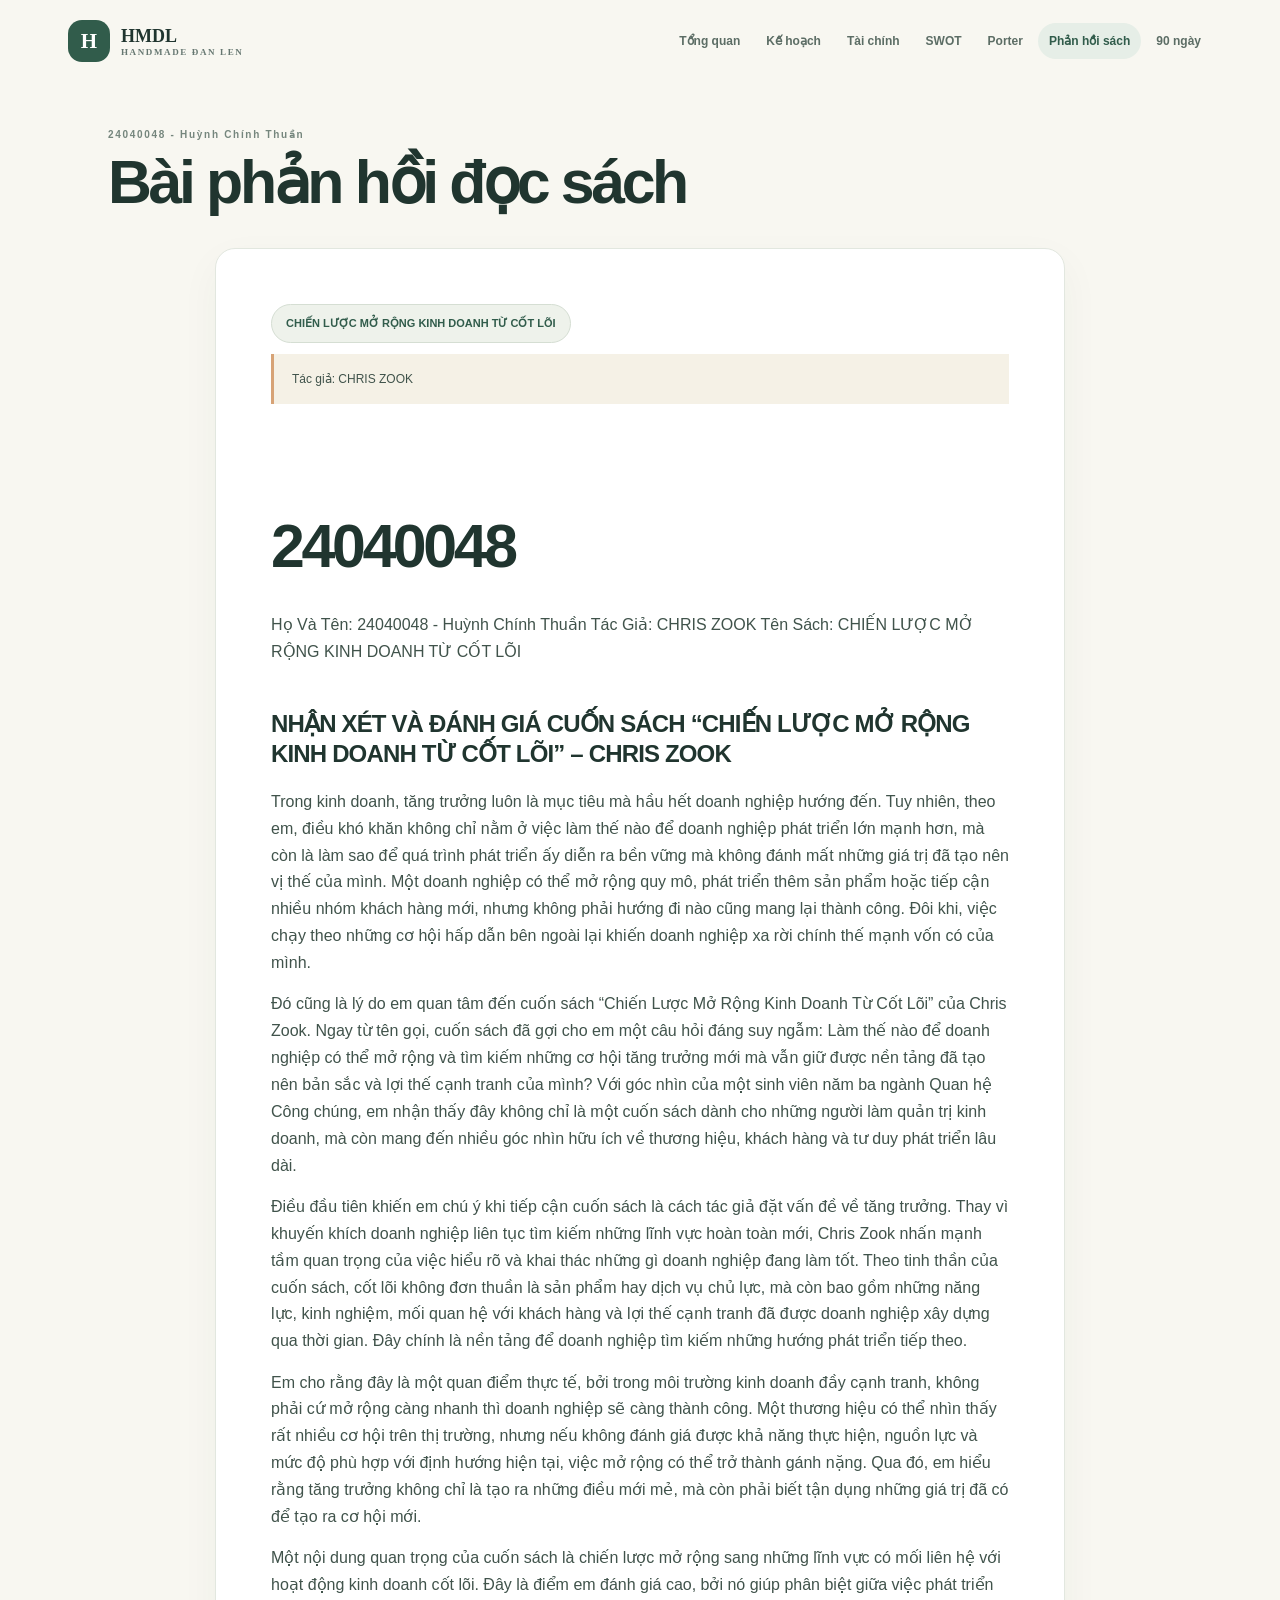
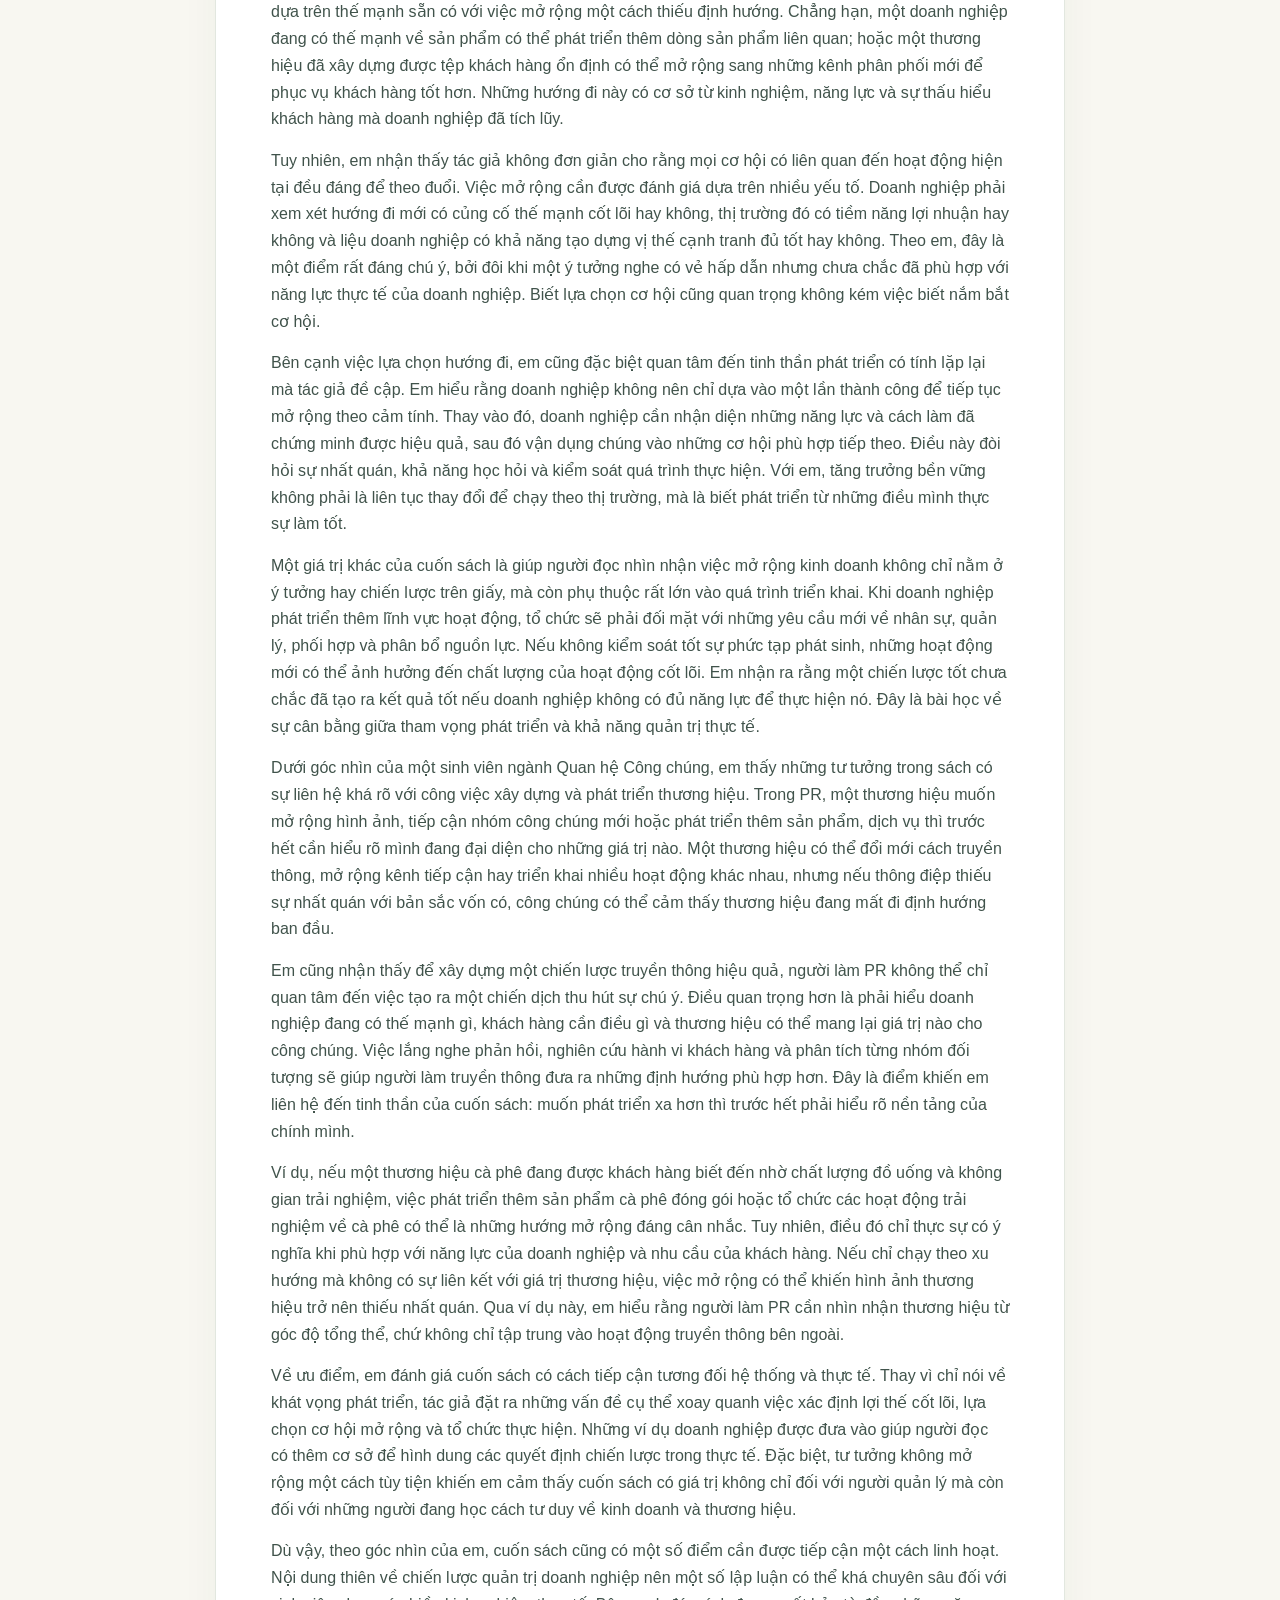
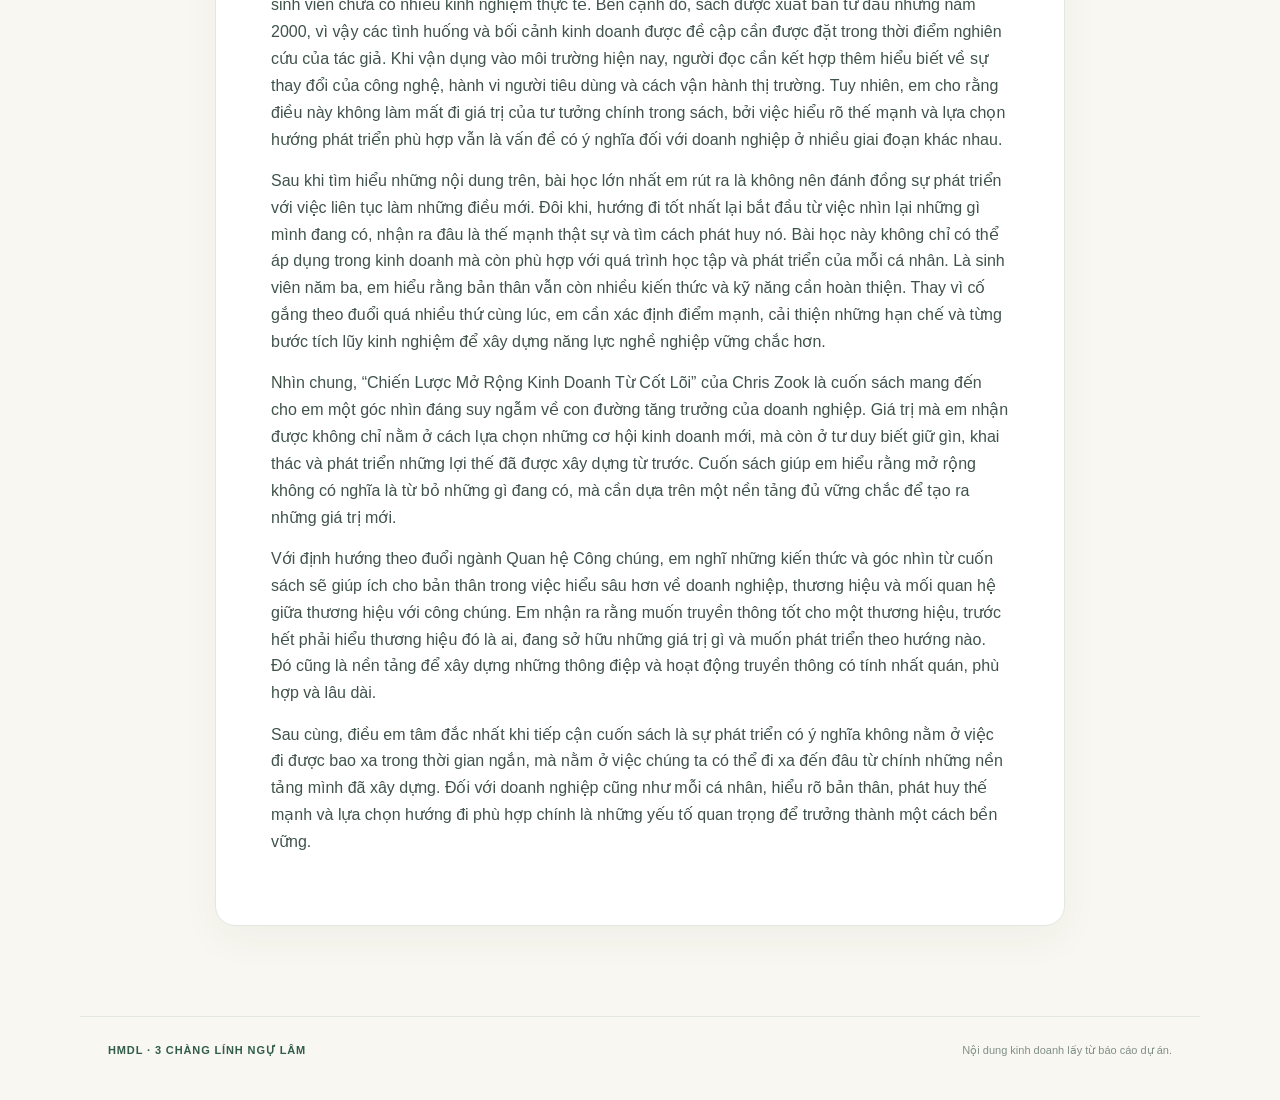
<file: reflection-24040048.html>
<!doctype html><html lang="vi"><head><meta charset="utf-8"><meta name="viewport" content="width=device-width,initial-scale=1"><title>Bài phản hồi đọc sách · HMDL</title><link rel="stylesheet" href="style.css"></head><body><header class="top"><a class="brand" href="index.html"><span class="logo">H</span><span>HMDL<small>HANDMADE ĐAN LEN</small></span></a><nav><a class="" href="index.html">Tổng quan</a><a class="" href="business-plan.html">Kế hoạch</a><a class="" href="financial-analysis.html">Tài chính</a><a class="" href="swot.html">SWOT</a><a class="" href="five-forces.html">Porter</a><a class="active" href="reflections.html">Phản hồi sách</a><a class="" href="action-plan.html">90 ngày</a></nav></header><main><div class="eyebrow">24040048 - Huỳnh Chính Thuần</div><h1>Bài phản hồi đọc sách</h1><section class="reflection-detail"><div class="pill">CHIẾN LƯỢC MỞ RỘNG KINH DOANH TỪ CỐT LÕI</div><p class="note">Tác giả: CHRIS ZOOK</p><h1>24040048</h1><p>Họ Và Tên: 24040048 - Huỳnh Chính Thuần Tác Giả: CHRIS ZOOK Tên Sách: CHIẾN LƯỢC MỞ RỘNG KINH DOANH TỪ CỐT LÕI</p><h2>NHẬN XÉT VÀ ĐÁNH GIÁ CUỐN SÁCH “CHIẾN LƯỢC MỞ RỘNG KINH DOANH TỪ CỐT LÕI” – CHRIS ZOOK</h2><p>Trong kinh doanh, tăng trưởng luôn là mục tiêu mà hầu hết doanh nghiệp hướng đến. Tuy nhiên, theo em, điều khó khăn không chỉ nằm ở việc làm thế nào để doanh nghiệp phát triển lớn mạnh hơn, mà còn là làm sao để quá trình phát triển ấy diễn ra bền vững mà không đánh mất những giá trị đã tạo nên vị thế của mình. Một doanh nghiệp có thể mở rộng quy mô, phát triển thêm sản phẩm hoặc tiếp cận nhiều nhóm khách hàng mới, nhưng không phải hướng đi nào cũng mang lại thành công. Đôi khi, việc chạy theo những cơ hội hấp dẫn bên ngoài lại khiến doanh nghiệp xa rời chính thế mạnh vốn có của mình.</p><p>Đó cũng là lý do em quan tâm đến cuốn sách “Chiến Lược Mở Rộng Kinh Doanh Từ Cốt Lõi” của Chris Zook. Ngay từ tên gọi, cuốn sách đã gợi cho em một câu hỏi đáng suy ngẫm: Làm thế nào để doanh nghiệp có thể mở rộng và tìm kiếm những cơ hội tăng trưởng mới mà vẫn giữ được nền tảng đã tạo nên bản sắc và lợi thế cạnh tranh của mình? Với góc nhìn của một sinh viên năm ba ngành Quan hệ Công chúng, em nhận thấy đây không chỉ là một cuốn sách dành cho những người làm quản trị kinh doanh, mà còn mang đến nhiều góc nhìn hữu ích về thương hiệu, khách hàng và tư duy phát triển lâu dài.</p><p>Điều đầu tiên khiến em chú ý khi tiếp cận cuốn sách là cách tác giả đặt vấn đề về tăng trưởng. Thay vì khuyến khích doanh nghiệp liên tục tìm kiếm những lĩnh vực hoàn toàn mới, Chris Zook nhấn mạnh tầm quan trọng của việc hiểu rõ và khai thác những gì doanh nghiệp đang làm tốt. Theo tinh thần của cuốn sách, cốt lõi không đơn thuần là sản phẩm hay dịch vụ chủ lực, mà còn bao gồm những năng lực, kinh nghiệm, mối quan hệ với khách hàng và lợi thế cạnh tranh đã được doanh nghiệp xây dựng qua thời gian. Đây chính là nền tảng để doanh nghiệp tìm kiếm những hướng phát triển tiếp theo.</p><p>Em cho rằng đây là một quan điểm thực tế, bởi trong môi trường kinh doanh đầy cạnh tranh, không phải cứ mở rộng càng nhanh thì doanh nghiệp sẽ càng thành công. Một thương hiệu có thể nhìn thấy rất nhiều cơ hội trên thị trường, nhưng nếu không đánh giá được khả năng thực hiện, nguồn lực và mức độ phù hợp với định hướng hiện tại, việc mở rộng có thể trở thành gánh nặng. Qua đó, em hiểu rằng tăng trưởng không chỉ là tạo ra những điều mới mẻ, mà còn phải biết tận dụng những giá trị đã có để tạo ra cơ hội mới.</p><p>Một nội dung quan trọng của cuốn sách là chiến lược mở rộng sang những lĩnh vực có mối liên hệ với hoạt động kinh doanh cốt lõi. Đây là điểm em đánh giá cao, bởi nó giúp phân biệt giữa việc phát triển dựa trên thế mạnh sẵn có với việc mở rộng một cách thiếu định hướng. Chẳng hạn, một doanh nghiệp đang có thế mạnh về sản phẩm có thể phát triển thêm dòng sản phẩm liên quan; hoặc một thương hiệu đã xây dựng được tệp khách hàng ổn định có thể mở rộng sang những kênh phân phối mới để phục vụ khách hàng tốt hơn. Những hướng đi này có cơ sở từ kinh nghiệm, năng lực và sự thấu hiểu khách hàng mà doanh nghiệp đã tích lũy.</p><p>Tuy nhiên, em nhận thấy tác giả không đơn giản cho rằng mọi cơ hội có liên quan đến hoạt động hiện tại đều đáng để theo đuổi. Việc mở rộng cần được đánh giá dựa trên nhiều yếu tố. Doanh nghiệp phải xem xét hướng đi mới có củng cố thế mạnh cốt lõi hay không, thị trường đó có tiềm năng lợi nhuận hay không và liệu doanh nghiệp có khả năng tạo dựng vị thế cạnh tranh đủ tốt hay không. Theo em, đây là một điểm rất đáng chú ý, bởi đôi khi một ý tưởng nghe có vẻ hấp dẫn nhưng chưa chắc đã phù hợp với năng lực thực tế của doanh nghiệp. Biết lựa chọn cơ hội cũng quan trọng không kém việc biết nắm bắt cơ hội.</p><p>Bên cạnh việc lựa chọn hướng đi, em cũng đặc biệt quan tâm đến tinh thần phát triển có tính lặp lại mà tác giả đề cập. Em hiểu rằng doanh nghiệp không nên chỉ dựa vào một lần thành công để tiếp tục mở rộng theo cảm tính. Thay vào đó, doanh nghiệp cần nhận diện những năng lực và cách làm đã chứng minh được hiệu quả, sau đó vận dụng chúng vào những cơ hội phù hợp tiếp theo. Điều này đòi hỏi sự nhất quán, khả năng học hỏi và kiểm soát quá trình thực hiện. Với em, tăng trưởng bền vững không phải là liên tục thay đổi để chạy theo thị trường, mà là biết phát triển từ những điều mình thực sự làm tốt.</p><p>Một giá trị khác của cuốn sách là giúp người đọc nhìn nhận việc mở rộng kinh doanh không chỉ nằm ở ý tưởng hay chiến lược trên giấy, mà còn phụ thuộc rất lớn vào quá trình triển khai. Khi doanh nghiệp phát triển thêm lĩnh vực hoạt động, tổ chức sẽ phải đối mặt với những yêu cầu mới về nhân sự, quản lý, phối hợp và phân bổ nguồn lực. Nếu không kiểm soát tốt sự phức tạp phát sinh, những hoạt động mới có thể ảnh hưởng đến chất lượng của hoạt động cốt lõi. Em nhận ra rằng một chiến lược tốt chưa chắc đã tạo ra kết quả tốt nếu doanh nghiệp không có đủ năng lực để thực hiện nó. Đây là bài học về sự cân bằng giữa tham vọng phát triển và khả năng quản trị thực tế.</p><p>Dưới góc nhìn của một sinh viên ngành Quan hệ Công chúng, em thấy những tư tưởng trong sách có sự liên hệ khá rõ với công việc xây dựng và phát triển thương hiệu. Trong PR, một thương hiệu muốn mở rộng hình ảnh, tiếp cận nhóm công chúng mới hoặc phát triển thêm sản phẩm, dịch vụ thì trước hết cần hiểu rõ mình đang đại diện cho những giá trị nào. Một thương hiệu có thể đổi mới cách truyền thông, mở rộng kênh tiếp cận hay triển khai nhiều hoạt động khác nhau, nhưng nếu thông điệp thiếu sự nhất quán với bản sắc vốn có, công chúng có thể cảm thấy thương hiệu đang mất đi định hướng ban đầu.</p><p>Em cũng nhận thấy để xây dựng một chiến lược truyền thông hiệu quả, người làm PR không thể chỉ quan tâm đến việc tạo ra một chiến dịch thu hút sự chú ý. Điều quan trọng hơn là phải hiểu doanh nghiệp đang có thế mạnh gì, khách hàng cần điều gì và thương hiệu có thể mang lại giá trị nào cho công chúng. Việc lắng nghe phản hồi, nghiên cứu hành vi khách hàng và phân tích từng nhóm đối tượng sẽ giúp người làm truyền thông đưa ra những định hướng phù hợp hơn. Đây là điểm khiến em liên hệ đến tinh thần của cuốn sách: muốn phát triển xa hơn thì trước hết phải hiểu rõ nền tảng của chính mình.</p><p>Ví dụ, nếu một thương hiệu cà phê đang được khách hàng biết đến nhờ chất lượng đồ uống và không gian trải nghiệm, việc phát triển thêm sản phẩm cà phê đóng gói hoặc tổ chức các hoạt động trải nghiệm về cà phê có thể là những hướng mở rộng đáng cân nhắc. Tuy nhiên, điều đó chỉ thực sự có ý nghĩa khi phù hợp với năng lực của doanh nghiệp và nhu cầu của khách hàng. Nếu chỉ chạy theo xu hướng mà không có sự liên kết với giá trị thương hiệu, việc mở rộng có thể khiến hình ảnh thương hiệu trở nên thiếu nhất quán. Qua ví dụ này, em hiểu rằng người làm PR cần nhìn nhận thương hiệu từ góc độ tổng thể, chứ không chỉ tập trung vào hoạt động truyền thông bên ngoài.</p><p>Về ưu điểm, em đánh giá cuốn sách có cách tiếp cận tương đối hệ thống và thực tế. Thay vì chỉ nói về khát vọng phát triển, tác giả đặt ra những vấn đề cụ thể xoay quanh việc xác định lợi thế cốt lõi, lựa chọn cơ hội mở rộng và tổ chức thực hiện. Những ví dụ doanh nghiệp được đưa vào giúp người đọc có thêm cơ sở để hình dung các quyết định chiến lược trong thực tế. Đặc biệt, tư tưởng không mở rộng một cách tùy tiện khiến em cảm thấy cuốn sách có giá trị không chỉ đối với người quản lý mà còn đối với những người đang học cách tư duy về kinh doanh và thương hiệu.</p><p>Dù vậy, theo góc nhìn của em, cuốn sách cũng có một số điểm cần được tiếp cận một cách linh hoạt. Nội dung thiên về chiến lược quản trị doanh nghiệp nên một số lập luận có thể khá chuyên sâu đối với sinh viên chưa có nhiều kinh nghiệm thực tế. Bên cạnh đó, sách được xuất bản từ đầu những năm 2000, vì vậy các tình huống và bối cảnh kinh doanh được đề cập cần được đặt trong thời điểm nghiên cứu của tác giả. Khi vận dụng vào môi trường hiện nay, người đọc cần kết hợp thêm hiểu biết về sự thay đổi của công nghệ, hành vi người tiêu dùng và cách vận hành thị trường. Tuy nhiên, em cho rằng điều này không làm mất đi giá trị của tư tưởng chính trong sách, bởi việc hiểu rõ thế mạnh và lựa chọn hướng phát triển phù hợp vẫn là vấn đề có ý nghĩa đối với doanh nghiệp ở nhiều giai đoạn khác nhau.</p><p>Sau khi tìm hiểu những nội dung trên, bài học lớn nhất em rút ra là không nên đánh đồng sự phát triển với việc liên tục làm những điều mới. Đôi khi, hướng đi tốt nhất lại bắt đầu từ việc nhìn lại những gì mình đang có, nhận ra đâu là thế mạnh thật sự và tìm cách phát huy nó. Bài học này không chỉ có thể áp dụng trong kinh doanh mà còn phù hợp với quá trình học tập và phát triển của mỗi cá nhân. Là sinh viên năm ba, em hiểu rằng bản thân vẫn còn nhiều kiến thức và kỹ năng cần hoàn thiện. Thay vì cố gắng theo đuổi quá nhiều thứ cùng lúc, em cần xác định điểm mạnh, cải thiện những hạn chế và từng bước tích lũy kinh nghiệm để xây dựng năng lực nghề nghiệp vững chắc hơn.</p><p>Nhìn chung, “Chiến Lược Mở Rộng Kinh Doanh Từ Cốt Lõi” của Chris Zook là cuốn sách mang đến cho em một góc nhìn đáng suy ngẫm về con đường tăng trưởng của doanh nghiệp. Giá trị mà em nhận được không chỉ nằm ở cách lựa chọn những cơ hội kinh doanh mới, mà còn ở tư duy biết giữ gìn, khai thác và phát triển những lợi thế đã được xây dựng từ trước. Cuốn sách giúp em hiểu rằng mở rộng không có nghĩa là từ bỏ những gì đang có, mà cần dựa trên một nền tảng đủ vững chắc để tạo ra những giá trị mới.</p><p>Với định hướng theo đuổi ngành Quan hệ Công chúng, em nghĩ những kiến thức và góc nhìn từ cuốn sách sẽ giúp ích cho bản thân trong việc hiểu sâu hơn về doanh nghiệp, thương hiệu và mối quan hệ giữa thương hiệu với công chúng. Em nhận ra rằng muốn truyền thông tốt cho một thương hiệu, trước hết phải hiểu thương hiệu đó là ai, đang sở hữu những giá trị gì và muốn phát triển theo hướng nào. Đó cũng là nền tảng để xây dựng những thông điệp và hoạt động truyền thông có tính nhất quán, phù hợp và lâu dài.</p><p>Sau cùng, điều em tâm đắc nhất khi tiếp cận cuốn sách là sự phát triển có ý nghĩa không nằm ở việc đi được bao xa trong thời gian ngắn, mà nằm ở việc chúng ta có thể đi xa đến đâu từ chính những nền tảng mình đã xây dựng. Đối với doanh nghiệp cũng như mỗi cá nhân, hiểu rõ bản thân, phát huy thế mạnh và lựa chọn hướng đi phù hợp chính là những yếu tố quan trọng để trưởng thành một cách bền vững.</p></section></main><footer><b>HMDL · 3 CHÀNG LÍNH NGỰ LÂM</b><span>Nội dung kinh doanh lấy từ báo cáo dự án.</span></footer></body></html>
</file>
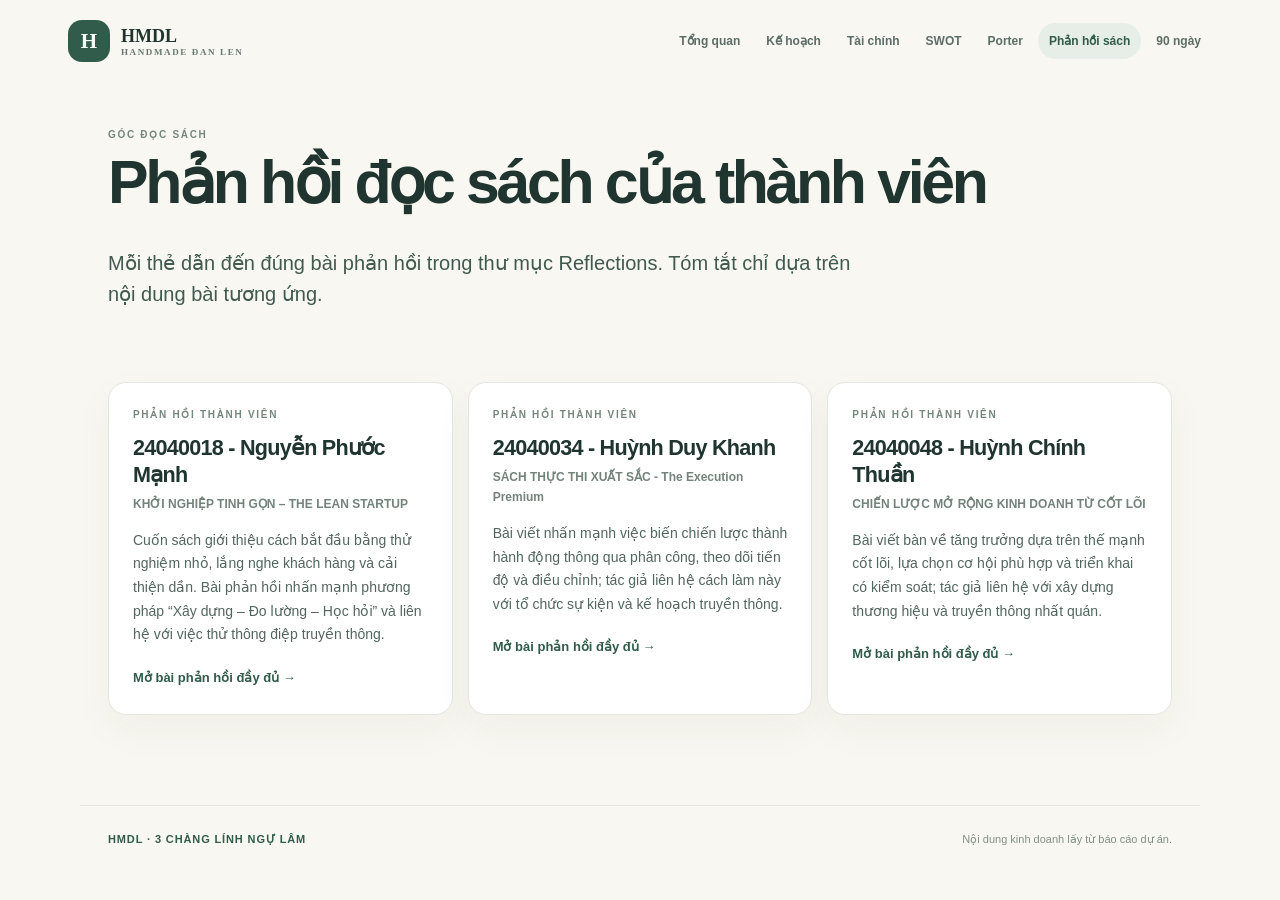
<file: reflections.html>
<!doctype html><html lang="vi"><head><meta charset="utf-8"><meta name="viewport" content="width=device-width,initial-scale=1"><title>Phản hồi đọc sách của thành viên · HMDL</title><link rel="stylesheet" href="style.css"></head><body><header class="top"><a class="brand" href="index.html"><span class="logo">H</span><span>HMDL<small>HANDMADE ĐAN LEN</small></span></a><nav><a class="" href="index.html">Tổng quan</a><a class="" href="business-plan.html">Kế hoạch</a><a class="" href="financial-analysis.html">Tài chính</a><a class="" href="swot.html">SWOT</a><a class="" href="five-forces.html">Porter</a><a class="active" href="reflections.html">Phản hồi sách</a><a class="" href="action-plan.html">90 ngày</a></nav></header><main><div class="eyebrow">GÓC ĐỌC SÁCH</div><h1>Phản hồi đọc sách của thành viên</h1><section class="intro"><p class="lead">Mỗi thẻ dẫn đến đúng bài phản hồi trong thư mục Reflections. Tóm tắt chỉ dựa trên nội dung bài tương ứng.</p></section><section class="section"><div class="grid three"><article class="card reflection"><div class="eyebrow">PHẢN HỒI THÀNH VIÊN</div><h2>24040018 - Nguyễn Phước Mạnh</h2><p class="book">KHỞI NGHIỆP TINH GỌN – THE LEAN STARTUP</p><p>Cuốn sách giới thiệu cách bắt đầu bằng thử nghiệm nhỏ, lắng nghe khách hàng và cải thiện dần. Bài phản hồi nhấn mạnh phương pháp “Xây dựng – Đo lường – Học hỏi” và liên hệ với việc thử thông điệp truyền thông.</p><a class="text-link" href="reflection-24040018.html">Mở bài phản hồi đầy đủ →</a></article><article class="card reflection"><div class="eyebrow">PHẢN HỒI THÀNH VIÊN</div><h2>24040034 - Huỳnh Duy Khanh</h2><p class="book">SÁCH THỰC THI XUẤT SẮC - The Execution Premium</p><p>Bài viết nhấn mạnh việc biến chiến lược thành hành động thông qua phân công, theo dõi tiến độ và điều chỉnh; tác giả liên hệ cách làm này với tổ chức sự kiện và kế hoạch truyền thông.</p><a class="text-link" href="reflection-24040034.html">Mở bài phản hồi đầy đủ →</a></article><article class="card reflection"><div class="eyebrow">PHẢN HỒI THÀNH VIÊN</div><h2>24040048 - Huỳnh Chính Thuần</h2><p class="book">CHIẾN LƯỢC MỞ RỘNG KINH DOANH TỪ CỐT LÕI</p><p>Bài viết bàn về tăng trưởng dựa trên thế mạnh cốt lõi, lựa chọn cơ hội phù hợp và triển khai có kiểm soát; tác giả liên hệ với xây dựng thương hiệu và truyền thông nhất quán.</p><a class="text-link" href="reflection-24040048.html">Mở bài phản hồi đầy đủ →</a></article></div></section></main><footer><b>HMDL · 3 CHÀNG LÍNH NGỰ LÂM</b><span>Nội dung kinh doanh lấy từ báo cáo dự án.</span></footer></body></html>
</file>
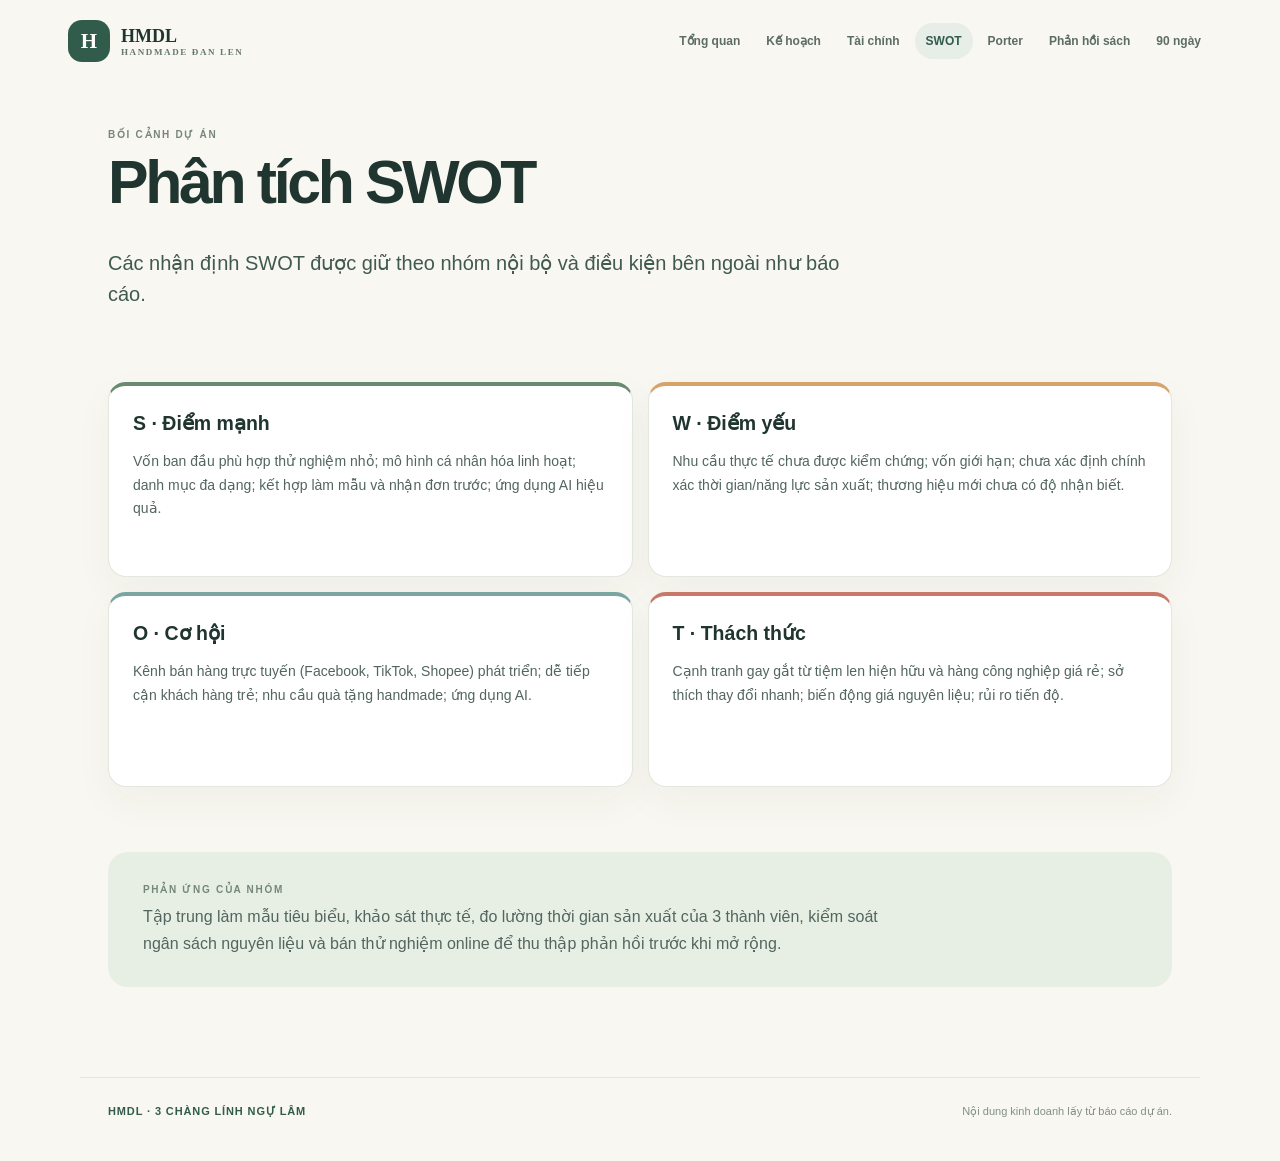
<file: swot.html>
<!doctype html><html lang="vi"><head><meta charset="utf-8"><meta name="viewport" content="width=device-width,initial-scale=1"><title>Phân tích SWOT · HMDL</title><link rel="stylesheet" href="style.css"></head><body><header class="top"><a class="brand" href="index.html"><span class="logo">H</span><span>HMDL<small>HANDMADE ĐAN LEN</small></span></a><nav><a class="" href="index.html">Tổng quan</a><a class="" href="business-plan.html">Kế hoạch</a><a class="" href="financial-analysis.html">Tài chính</a><a class="active" href="swot.html">SWOT</a><a class="" href="five-forces.html">Porter</a><a class="" href="reflections.html">Phản hồi sách</a><a class="" href="action-plan.html">90 ngày</a></nav></header><main><div class="eyebrow">BỐI CẢNH DỰ ÁN</div><h1>Phân tích SWOT</h1><section class="intro"><p class="lead">Các nhận định SWOT được giữ theo nhóm nội bộ và điều kiện bên ngoài như báo cáo.</p></section><section class="section"><div class="grid two swot"><article class="card s"><h3>S · Điểm mạnh</h3><p>Vốn ban đầu phù hợp thử nghiệm nhỏ; mô hình cá nhân hóa linh hoạt; danh mục đa dạng; kết hợp làm mẫu và nhận đơn trước; ứng dụng AI hiệu quả.</p></article><article class="card w"><h3>W · Điểm yếu</h3><p>Nhu cầu thực tế chưa được kiểm chứng; vốn giới hạn; chưa xác định chính xác thời gian/năng lực sản xuất; thương hiệu mới chưa có độ nhận biết.</p></article><article class="card o"><h3>O · Cơ hội</h3><p>Kênh bán hàng trực tuyến (Facebook, TikTok, Shopee) phát triển; dễ tiếp cận khách hàng trẻ; nhu cầu quà tặng handmade; ứng dụng AI.</p></article><article class="card t"><h3>T · Thách thức</h3><p>Cạnh tranh gay gắt từ tiệm len hiện hữu và hàng công nghiệp giá rẻ; sở thích thay đổi nhanh; biến động giá nguyên liệu; rủi ro tiến độ.</p></article></div></section><section class="callout"><div><div class="eyebrow">PHẢN ỨNG CỦA NHÓM</div><p>Tập trung làm mẫu tiêu biểu, khảo sát thực tế, đo lường thời gian sản xuất của 3 thành viên, kiểm soát ngân sách nguyên liệu và bán thử nghiệm online để thu thập phản hồi trước khi mở rộng.</p></div></section></main><footer><b>HMDL · 3 CHÀNG LÍNH NGỰ LÂM</b><span>Nội dung kinh doanh lấy từ báo cáo dự án.</span></footer></body></html>
</file>
<file: style.css>
:root{--ink:#20352f;--muted:#667771;--green:#315c4b;--mint:#e8f0e8;--cream:#f8f7f1;--line:#e2e7df;--orange:#d78b57;--white:#fff;--shadow:0 14px 40px #2543380b}*{box-sizing:border-box}html{scroll-behavior:smooth}body{margin:0;background:var(--cream);color:var(--ink);font:16px/1.68 'DM Sans',sans-serif}h1,h2,h3,strong{font-family:Manrope,'DM Sans',sans-serif}h1{font-size:clamp(2.3rem,5vw,3.8rem);line-height:1.1;letter-spacing:-.055em;margin:.35rem 0 2rem}h2{letter-spacing:-.035em;line-height:1.25}h3{font-size:1.08rem;line-height:1.4;margin:0 0 .8rem}p{margin:.3rem 0 0;color:#52655e}.top{max-width:1200px;margin:auto;padding:20px 28px;display:flex;justify-content:space-between;align-items:center;gap:28px}.brand{display:flex;gap:11px;align-items:center;text-decoration:none;color:var(--ink);font:800 18px Manrope}.brand small{display:block;font:600 9px 'DM Sans';letter-spacing:.18em;color:var(--muted)}.logo{display:grid;place-items:center;width:42px;height:42px;background:var(--green);color:white;border-radius:14px;font:800 21px Manrope}.top nav{display:flex;gap:4px;flex-wrap:wrap;justify-content:flex-end}.top nav a{padding:8px 11px;border-radius:999px;text-decoration:none;color:#5c6d65;font-size:12px;font-weight:700}.top nav a:hover,.top nav a.active{background:#e6eee7;color:var(--green)}main{max-width:1120px;margin:auto;padding:45px 28px 90px}.eyebrow{font-size:10px;letter-spacing:.17em;font-weight:700;color:#75867d}.hero{display:grid;grid-template-columns:1.2fr .8fr;min-height:400px;align-items:center;gap:30px;padding:50px 6%;border-radius:28px;background:linear-gradient(115deg,#e8f0e8,#f2eee1);overflow:hidden}.tag{font-size:10px;letter-spacing:.17em;font-weight:700;color:var(--green)}.hero h2{font-size:clamp(2.4rem,5vw,4.1rem);letter-spacing:-.065em;line-height:1.08;margin:20px 0}.hero h2 em{font-family:Georgia,serif;color:#728c72;font-weight:400}.hero p{max-width:520px}.button{display:inline-flex;align-items:center;gap:24px;margin-top:24px;padding:12px 17px;border-radius:999px;background:var(--green);color:white;text-decoration:none;font-size:13px;font-weight:700}.button span{font-size:18px}.hero-art{height:280px;border-radius:50% 50% 42% 58%;background:#dce7d8;display:grid;place-content:center;text-align:center;color:#546e56;transform:rotate(5deg);position:relative}.hero-art:before,.hero-art:after{content:'';position:absolute;border:1px solid #a7b99e;border-radius:50%;inset:20px -20px}.hero-art:after{inset:45px 25px;transform:rotate(-22deg)}.yarn{font-size:110px;line-height:1}.hero-art span{font-size:9px;letter-spacing:.22em;font-weight:700}.section{margin-top:72px}.section-head{display:flex;justify-content:space-between;align-items:end;gap:20px;margin-bottom:22px}.section-head h2{font-size:1.8rem;margin:.25rem 0 0}.section-head>p{max-width:380px;font-size:13px}.kpis{display:grid;grid-template-columns:repeat(4,1fr);gap:12px}.kpi,.card,.force{background:white;border:1px solid var(--line);border-radius:18px;padding:23px;box-shadow:var(--shadow)}.kpi span{display:block;color:var(--muted);font-size:12px;min-height:42px}.kpi strong{font-size:clamp(1.35rem,2.6vw,2rem);letter-spacing:-.05em;line-height:1.15;display:block;margin-top:10px;color:var(--green)}.kpi strong small{font-size:.48em;letter-spacing:0}.kpi .small-value{font-size:1.3rem}.grid{display:grid;gap:15px}.grid.two{grid-template-columns:repeat(2,minmax(0,1fr))}.grid.three{grid-template-columns:repeat(3,minmax(0,1fr))}.card{padding:24px}.card p{font-size:14px}.card.accent{background:var(--green);color:white}.card.accent p{color:#e2ebe4}.card.accent .eyebrow{color:#c7d7c6}.callout{margin-top:65px;padding:30px 35px;border-radius:20px;background:#e7efe5;display:flex;align-items:center;justify-content:space-between;gap:28px}.callout h2{margin:.3rem 0}.callout p{max-width:760px}.text-link{display:inline-block;margin-top:20px;color:var(--green);font-weight:700;text-decoration:none;font-size:13px}.callout .text-link{white-space:nowrap}.intro{display:flex;align-items:center;justify-content:space-between;gap:25px;margin:-5px 0 35px}.lead{font:500 1.25rem/1.55 Manrope,sans-serif;color:#405a50;max-width:760px}.pill{border:1px solid #d5ded3;background:#eef2eb;padding:9px 14px;border-radius:999px;color:var(--green);white-space:nowrap;font-size:11px;font-weight:700}.comparison{display:grid;grid-template-columns:1fr 50px 1fr;align-items:center;gap:18px;background:white;border:1px solid var(--line);border-radius:18px;padding:28px}.comparison span{font-size:11px;text-transform:uppercase;letter-spacing:.1em;color:var(--muted);font-weight:700}.comparison p{margin-top:10px}.comparison .arrow{text-align:center;color:var(--orange);font-size:25px}.chart{background:white;border:1px solid var(--line);border-radius:18px;padding:28px}.bar-row{display:grid;grid-template-columns:230px 1fr;gap:22px;align-items:center;margin:12px 0 25px}.bar-row b,.bar-row span{display:block}.bar-row b{font-size:13px}.bar-row span{font-size:11px;color:var(--muted)}.track{height:13px;border-radius:10px;background:#edf0e9;overflow:hidden}.track i{display:block;height:100%;background:var(--green);border-radius:10px}.bar-row:nth-child(2) .track i{background:#d49a68}.chart-total{border-top:1px solid var(--line);padding-top:16px;display:flex;justify-content:space-between;font-size:13px}.chart-total b{color:var(--green)}.clean{list-style:none;padding:0;margin:14px 0 0}.clean li{padding:10px 0;border-bottom:1px solid #edf0ea;display:flex;justify-content:space-between;gap:14px;font-size:13px;color:#53645e}.clean li b{color:var(--ink);white-space:nowrap}.clean .total{font-weight:700;color:var(--green)}.note{padding:15px 18px;border-left:3px solid #d7a376;background:#f5f1e6;font-size:12px;color:#6e6a5d;margin-top:18px}.swot .card{min-height:195px}.swot .card h3{font-size:1.22rem}.swot .card p{font-size:14px}.swot .s{border-top:4px solid #688b70}.swot .w{border-top:4px solid #d6a36b}.swot .o{border-top:4px solid #79a6a0}.swot .t{border-top:4px solid #c87867}.forces{grid-template-columns:repeat(2,minmax(0,1fr))}.force{min-height:230px;padding:25px}.force-top{display:flex;align-items:center;justify-content:space-between}.force-num{font:700 12px Manrope;color:#aab7ac;letter-spacing:.1em}.level{font-size:11px;font-weight:700;padding:4px 12px;border-radius:30px}.level.high{color:#975638;background:#f7e9dc}.level.medium{color:#57715e;background:#e8f1e7}.force h2{font-size:1.25rem;margin:20px 0 8px}.force p{font-size:14px}.force small{display:block;margin-top:14px;font-size:11px;color:#89948e}.timeline{position:relative;max-width:900px;margin:0 auto}.timeline:before{content:'';position:absolute;left:166px;top:10px;bottom:10px;width:1px;background:#cbd7ca}.timeline article{display:grid;grid-template-columns:140px 52px 1fr;gap:0 15px;position:relative;padding:0 0 36px}.time{font-size:11px;font-weight:700;letter-spacing:.06em;color:var(--green);padding-top:6px}.time-dot{width:13px;height:13px;border:3px solid var(--green);background:var(--cream);border-radius:50%;z-index:1;margin:7px auto}.time-content{background:white;border:1px solid var(--line);border-radius:17px;padding:22px 25px;box-shadow:var(--shadow)}.time-content h2{font-size:1.25rem;margin:0 0 10px}.time-content ul{padding-left:18px;margin:0;color:#52655e;font-size:14px}.time-content li+li{margin-top:6px}.reflection h2{font-size:1.35rem;margin:.7rem 0 .1rem}.reflection .book{font-size:12px;color:#73837b;font-weight:700}.reflection p:not(.book){margin-top:15px}.reflection-detail{max-width:850px;margin:auto;background:white;border:1px solid var(--line);border-radius:20px;padding:clamp(22px,5vw,55px);box-shadow:var(--shadow)}.reflection-detail h1,.reflection-detail h2,.reflection-detail h3{margin-top:1.8em}.reflection-detail p{margin:.9em 0;color:#40534b;white-space:normal}.reflection-detail ul{color:#40534b}.reflection-detail .pill{display:inline-block}footer{border-top:1px solid var(--line);max-width:1120px;margin:auto;padding:24px 28px 40px;display:flex;justify-content:space-between;gap:15px;color:#809087;font-size:11px}footer b{color:var(--green);letter-spacing:.08em}
@media(max-width:850px){.top{align-items:flex-start;flex-direction:column}.top nav{justify-content:flex-start}.hero{min-height:unset}.kpis{grid-template-columns:repeat(2,1fr)}.grid.three{grid-template-columns:repeat(2,1fr)}.intro{align-items:flex-start;flex-direction:column}.pill{white-space:normal}.section-head{align-items:flex-start;flex-direction:column}.callout{align-items:flex-start;flex-direction:column}}
@media(max-width:580px){main{padding:28px 17px 60px}.top{padding:14px 17px}.top nav{gap:1px}.top nav a{font-size:11px;padding:7px 9px}.hero{grid-template-columns:1fr;padding:32px 25px;gap:12px}.hero-art{height:210px;margin:10px 22px}.grid.two,.grid.three,.forces{grid-template-columns:1fr}.kpis{gap:9px}.kpi{padding:17px}.kpi span{font-size:11px;min-height:35px}.kpi strong{font-size:1.3rem}.kpi .small-value{font-size:1.1rem}.section{margin-top:54px}.bar-row{grid-template-columns:1fr;gap:8px}.chart{padding:20px}.chart-total{flex-direction:column;gap:3px}.comparison{grid-template-columns:1fr;padding:22px}.comparison .arrow{transform:rotate(90deg)}.timeline:before{left:7px}.timeline article{grid-template-columns:20px 1fr;gap:0 13px}.time{grid-column:2;grid-row:1;padding:0 0 8px}.time-dot{grid-column:1;grid-row:1;margin:2px 0}.time-content{grid-column:2;grid-row:2;padding:18px}.callout{padding:24px}.callout .text-link{white-space:normal}footer{padding:22px 17px 30px;flex-direction:column}}
</file>
